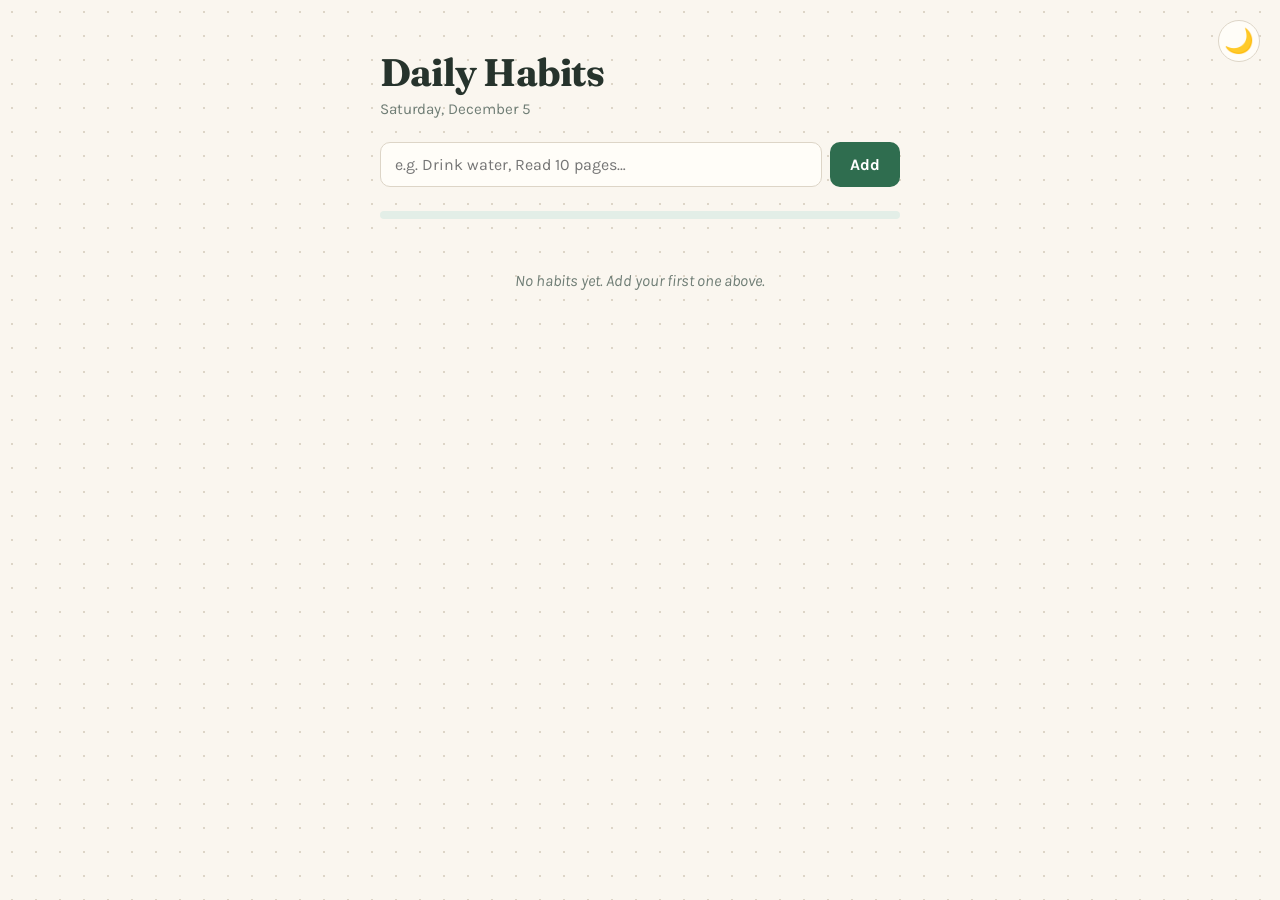
<file: Level-2-Final-Project/index.html>
<!DOCTYPE html>
<html lang="en">
<head>
  <meta charset="UTF-8" />
  <meta name="viewport" content="width=device-width, initial-scale=1.0" />
  <title>Daily Habits</title>
  <link href="https://fonts.googleapis.com/css2?family=Fraunces:opsz,wght@9..144,600;9..144,700&family=Karla:wght@400;500;700&display=swap" rel="stylesheet" />
  <link rel="stylesheet" href="styles.css" />
</head>
<body>

  <button id="theme-toggle" class="theme-toggle" aria-label="Dark Mode">🌙</button>

  <header class="app-header">
    <h1>Daily Habits</h1>
    <!-- JavaScript fills in today's date here -->
    <p id="today-date" class="today-date"></p>
    <!-- Quote API will be here -->
    <blockquote id="quote" class="quote"></blockquote>
  </header>

  <main>
    <!-- Form for adding a new habit -->
    <section class="add-habit" aria-label="Add a new habit">
      <form id="habit-form">
        <input
          type="text"
          id="habit-input"
          placeholder="e.g. Drink water, Read 10 pages…"
          autocomplete="off"
          maxlength="60"
          required
        />
        <button type="submit">Add</button>
      </form>
    </section>

    <!-- Progress summary, example: "2 of 5 done" -->
    <section class="progress" aria-label="Today's progress">
      <p id="progress-text" class="progress-text"></p>
      <div class="progress-bar">
        <div id="progress-fill" class="progress-fill"></div>
      </div>
    </section>

    <!-- Habit list: starts empty, JavaScript fills it in -->
    <section aria-label="Your habits">
      <ul id="habit-list" class="habit-list"></ul>
      <!-- Shown only when there are no habits yet -->
      <p id="empty-message" class="empty-message">
        No habits yet. Add your first one above.
      </p>
    </section>
  </main>

  <!-- Script at the bottom so the HTML above exists before it runs -->
  <script src="app.js"></script>
</body>
</html>
</file>
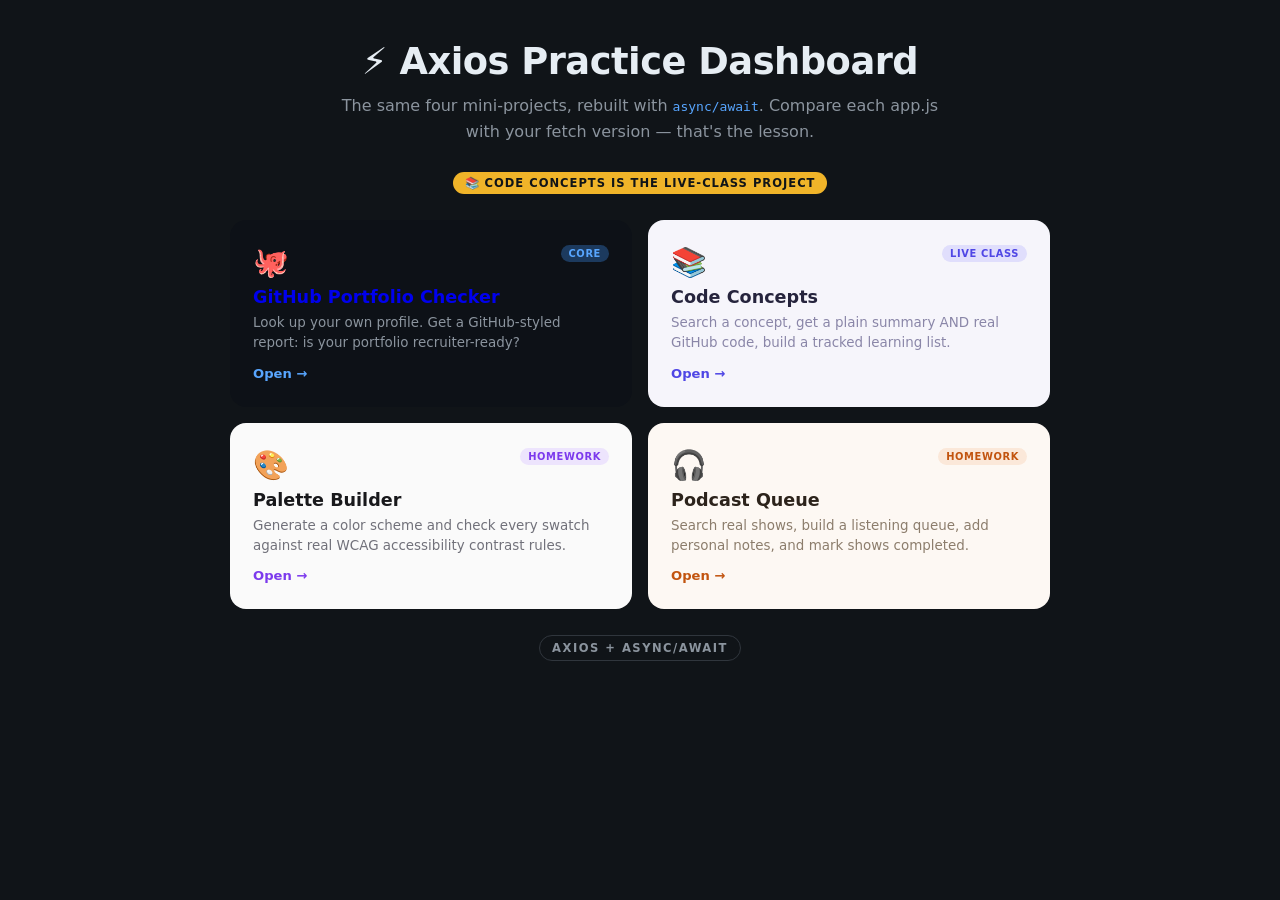
<file: JavaScript_Foundations_Mastery/15_axios-api/mentee/index.html>
<!DOCTYPE html>
<html lang="en">
<head>
  <meta charset="UTF-8" />
  <meta name="viewport" content="width=device-width, initial-scale=1.0" />
  <title>Axios — Practice Dashboard</title>
  <style>
    * { box-sizing: border-box; margin: 0; padding: 0; }
    body {
      min-height: 100vh;
      display: flex;
      flex-direction: column;
      align-items: center;
      background: #101418;
      color: #e6edf3;
      font-family: "Segoe UI", system-ui, sans-serif;
      padding: 40px 20px 32px;
    }
    h1 { font-size: clamp(1.6rem, 4vw, 2.3rem); letter-spacing: -0.5px; text-align: center; }
    .sub { color: #8b949e; margin: 10px 0 28px; text-align: center; max-width: 60ch; line-height: 1.6; }
    .sub code { color: #58a6ff; }
    .live-note {
      display: inline-block;
      font-size: 0.72rem;
      font-weight: 700;
      letter-spacing: 1px;
      text-transform: uppercase;
      color: #101418;
      background: #f0b429;
      padding: 4px 12px;
      border-radius: 999px;
      margin-bottom: 26px;
    }
    .grid {
      display: grid;
      grid-template-columns: repeat(2, minmax(0, 1fr));
      gap: 16px;
      width: 100%;
      max-width: 820px;
    }
    a.tile {
      display: block;
      text-decoration: none;
      border-radius: 16px;
      padding: 24px 22px;
      border: 1px solid transparent;
      transition: transform 0.15s ease;
      min-width: 0;
    }
    a.tile:hover { transform: translateY(-4px); }
    .tile .emoji { font-size: 1.8rem; }
    .tile h2 { font-size: 1.1rem; margin: 8px 0 6px; }
    .tile p { font-size: 0.84rem; line-height: 1.5; }
    .tile .go { display: inline-block; margin-top: 12px; font-weight: 700; font-size: 0.82rem; }
    .tile .flag {
      float: right;
      font-size: 0.62rem;
      font-weight: 800;
      letter-spacing: 0.6px;
      text-transform: uppercase;
      padding: 3px 8px;
      border-radius: 999px;
    }

    .gh { background: #0d1117; border-color: #30363d; }
    .gh p { color: #8b949e; }
    .gh .go { color: #58a6ff; }
    .gh .flag { background: #1c3a5e; color: #58a6ff; }
    .gh:hover { border-color: #58a6ff; }

    .concepts { background: #f6f5fb; color: #26243d; border-color: #e3e1f0; }
    .concepts p { color: #8a86a8; }
    .concepts .go { color: #4f46e5; }
    .concepts .flag { background: #e0defc; color: #4f46e5; }
    .concepts:hover { border-color: #4f46e5; }

    .palette { background: #fafafa; color: #18181b; border-color: #e5e5e5; }
    .palette p { color: #71717a; }
    .palette .go { color: #7c3aed; }
    .palette .flag { background: #ede4fd; color: #7c3aed; }
    .palette:hover { border-color: #7c3aed; }

    .podcasts { background: #fdf8f3; color: #2c231b; border-color: #eee0d3; }
    .podcasts p { color: #8c7d6c; }
    .podcasts .go { color: #c2540f; }
    .podcasts .flag { background: #fbe8d9; color: #c2540f; }
    .podcasts:hover { border-color: #c2540f; }

    .badge {
      margin-top: 26px;
      font-size: 0.72rem;
      font-weight: 700;
      letter-spacing: 1.5px;
      text-transform: uppercase;
      color: #8b949e;
      border: 1px solid #30363d;
      padding: 5px 12px;
      border-radius: 999px;
    }

    @media (max-width: 620px) {
      .grid { grid-template-columns: 1fr; }
    }
  </style>
</head>
<body>
  <h1>⚡ Axios Practice Dashboard</h1>
  <p class="sub">The same four mini-projects, rebuilt with <code>async/await</code>. Compare each app.js with your fetch version — that's the lesson.</p>
  <span class="live-note">📚 Code Concepts is the live-class project</span>

  <div class="grid">
    <a class="tile gh" href="github/index.html">
      <span class="flag">core</span>
      <span class="emoji">🐙</span>
      <h2>GitHub Portfolio Checker</h2>
      <p>Look up your own profile. Get a GitHub-styled report: is your portfolio recruiter-ready?</p>
      <span class="go">Open →</span>
    </a>

    <a class="tile concepts" href="concepts/index.html">
      <span class="flag">live class</span>
      <span class="emoji">📚</span>
      <h2>Code Concepts</h2>
      <p>Search a concept, get a plain summary AND real GitHub code, build a tracked learning list.</p>
      <span class="go">Open →</span>
    </a>

    <a class="tile palette" href="palette/index.html">
      <span class="flag">homework</span>
      <span class="emoji">🎨</span>
      <h2>Palette Builder</h2>
      <p>Generate a color scheme and check every swatch against real WCAG accessibility contrast rules.</p>
      <span class="go">Open →</span>
    </a>

    <a class="tile podcasts" href="podcasts/index.html">
      <span class="flag">homework</span>
      <span class="emoji">🎧</span>
      <h2>Podcast Queue</h2>
      <p>Search real shows, build a listening queue, add personal notes, and mark shows completed.</p>
      <span class="go">Open →</span>
    </a>
  </div>

  <span class="badge">axios + async/await</span>
</body>
</html>
</file>
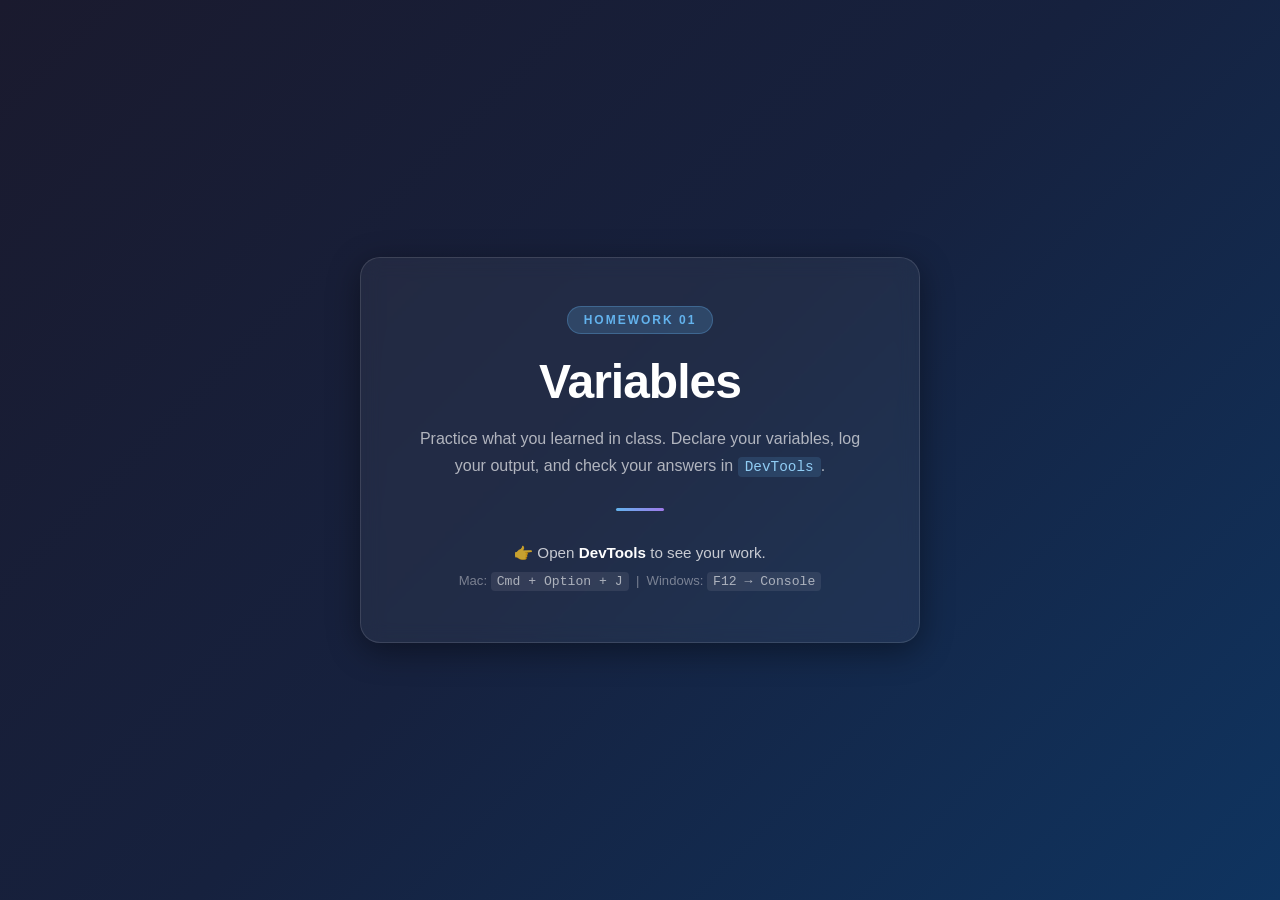
<file: JavaScript_Foundations_Mastery/01_variables/homework/mentee/index.html>
<!DOCTYPE html>
<html lang="en">
  <head>
    <meta charset="UTF-8" />
    <meta name="viewport" content="width=device-width, initial-scale=1.0" />
    <title>JS Fundamentals — Variables | Homework</title>
    <link rel="stylesheet" href="style.css" />
  </head>
  <body>

    <div class="card">
      <span class="badge">Homework 01</span>
      <h1>Variables</h1>
      <p class="subtitle">
        Practice what you learned in class. Declare your variables,
        log your output, and check your answers in <code>DevTools</code>.
      </p>
      <div class="divider"></div>
      <p class="instruction">
        👉 Open <strong>DevTools</strong> to see your work.
        <br />
        <span class="shortcut">Mac: <code>Cmd + Option + J</code> &nbsp;|&nbsp; Windows: <code>F12 → Console</code></span>
      </p>
    </div>

    <script src="app.js"></script>

  </body>
</html>
</file>
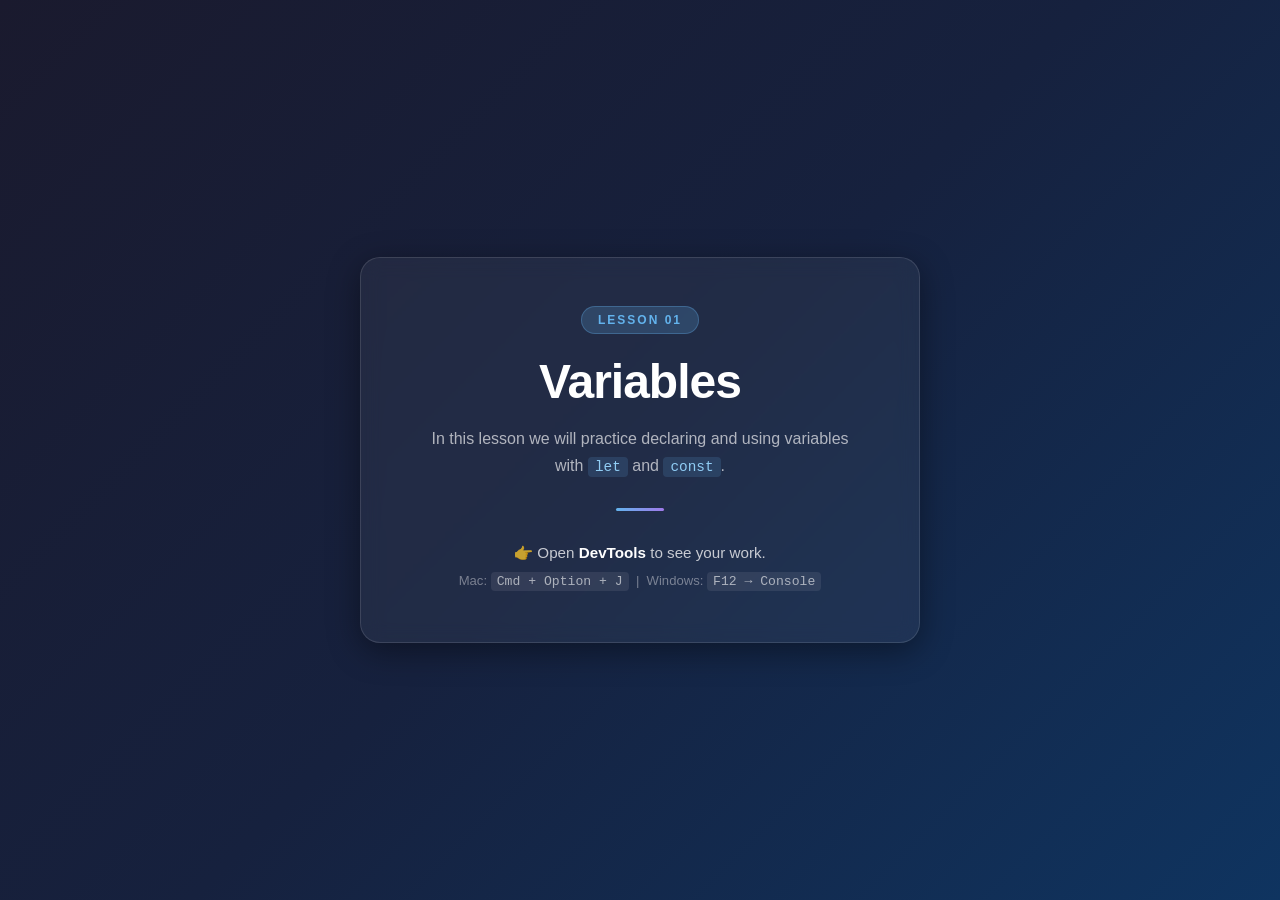
<file: JavaScript_Foundations_Mastery/01_variables/live-class/mentee/index.html>
<!doctype html>
<html lang="en">
  <head>
    <meta charset="UTF-8" />
    <meta name="viewport" content="width=device-width, initial-scale=1.0" />
    <title>JS Fundamentals — Variables</title>
    <link rel="stylesheet" href="style.css" />
  </head>
  <body>
    <div class="card">
      <span class="badge">Lesson 01</span>
      <h1>Variables</h1>
      <p class="subtitle">
        In this lesson we will practice declaring and using variables with
        <code>let</code> and <code>const</code>.
      </p>
      <div class="divider"></div>
      <p class="instruction">
        👉 Open <strong>DevTools</strong> to see your work.
        <br />
        <span class="shortcut"
          >Mac: <code>Cmd + Option + J</code> &nbsp;|&nbsp; Windows:
          <code>F12 → Console</code></span
        >
      </p>
    </div>

    <script src="debug.js"></script>
  </body>
</html>
</file>
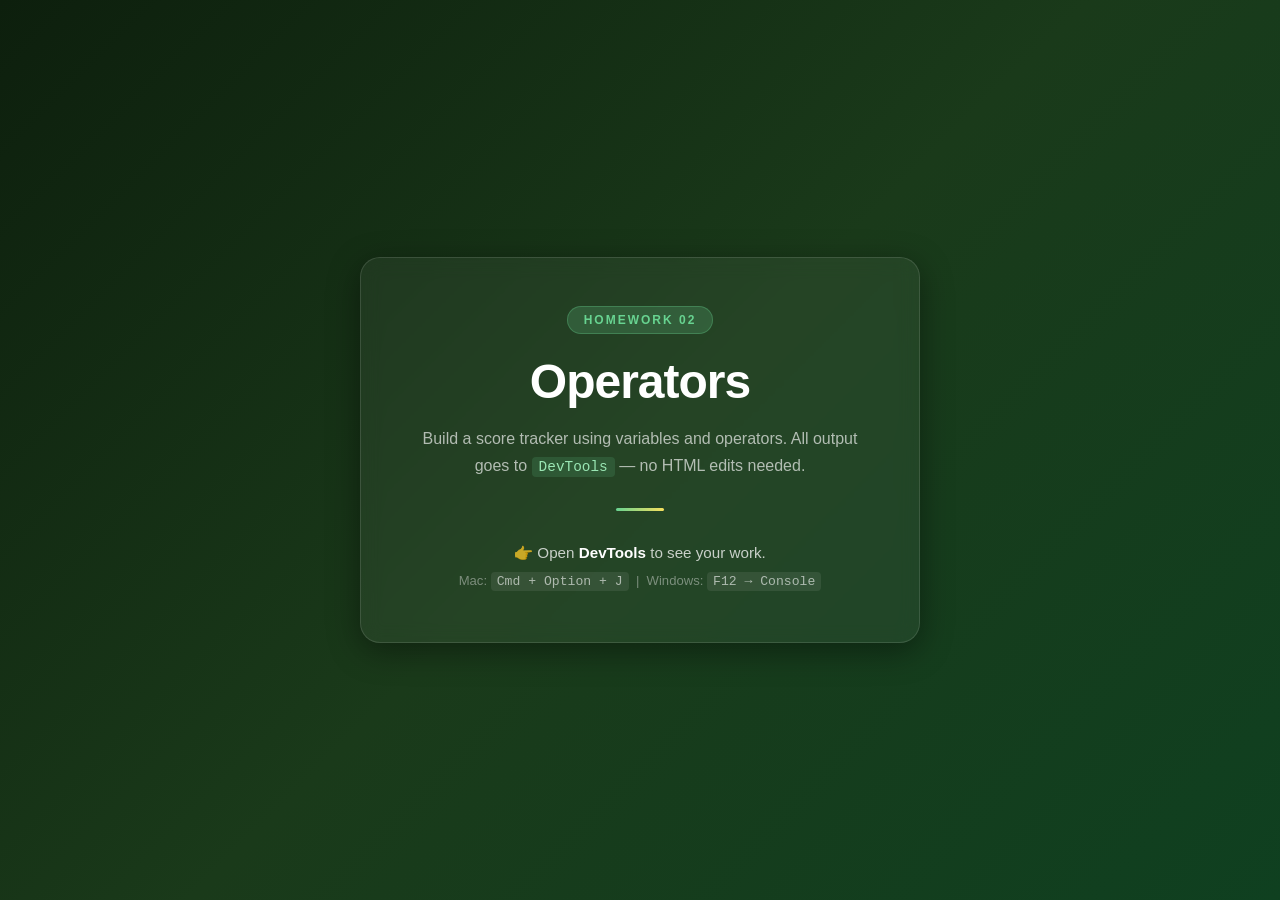
<file: JavaScript_Foundations_Mastery/02_operators/homework/mentee/index.html>
<!DOCTYPE html>
<html lang="en">
  <head>
    <meta charset="UTF-8" />
    <meta name="viewport" content="width=device-width, initial-scale=1.0" />
    <title>JS Fundamentals — Operators | Homework</title>
    <link rel="stylesheet" href="style.css" />
  </head>
  <body>

    <div class="card">
      <span class="badge">Homework 02</span>
      <h1>Operators</h1>
      <p class="subtitle">
        Build a score tracker using variables and operators.
        All output goes to <code>DevTools</code> — no HTML edits needed.
      </p>
      <div class="divider"></div>
      <p class="instruction">
        👉 Open <strong>DevTools</strong> to see your work.
        <br />
        <span class="shortcut">Mac: <code>Cmd + Option + J</code> &nbsp;|&nbsp; Windows: <code>F12 → Console</code></span>
      </p>
    </div>

    <script src="debug.js"></script>

  </body>
</html>
</file>
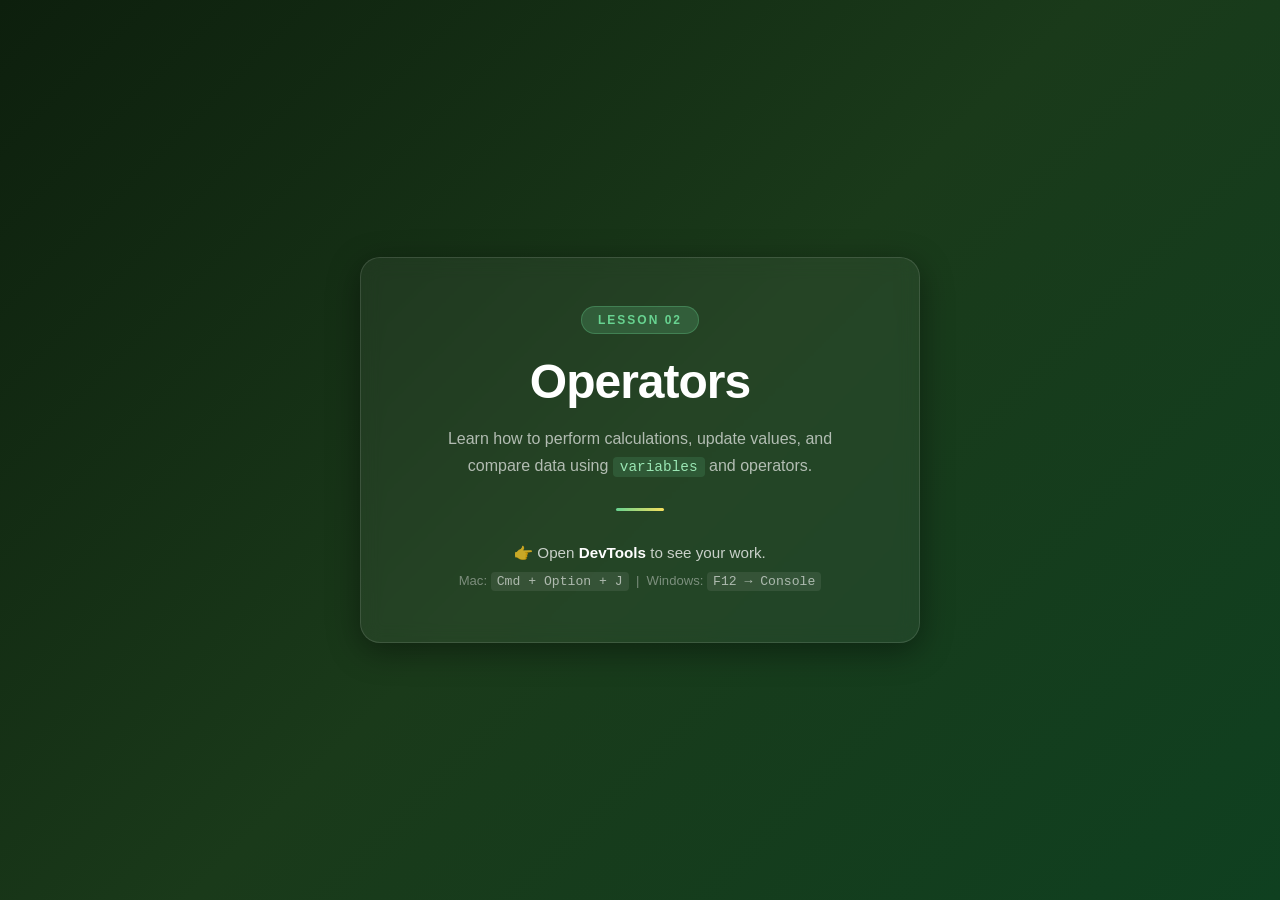
<file: JavaScript_Foundations_Mastery/02_operators/live-class/mentee/index.html>
<!doctype html>
<html lang="en">
  <head>
    <meta charset="UTF-8" />
    <meta name="viewport" content="width=device-width, initial-scale=1.0" />
    <title>JS Fundamentals — Operators</title>
    <link rel="stylesheet" href="style.css" />
  </head>
  <body>
    <div class="card">
      <span class="badge">Lesson 02</span>
      <h1>Operators</h1>
      <p class="subtitle">
        Learn how to perform calculations, update values, and compare data using
        <code>variables</code> and operators.
      </p>
      <div class="divider"></div>
      <p class="instruction">
        👉 Open <strong>DevTools</strong> to see your work.
        <br />
        <span class="shortcut"
          >Mac: <code>Cmd + Option + J</code> &nbsp;|&nbsp; Windows:
          <code>F12 → Console</code></span
        >
      </p>
    </div>

    <script src="debug.js"></script>
  </body>
</html>
</file>
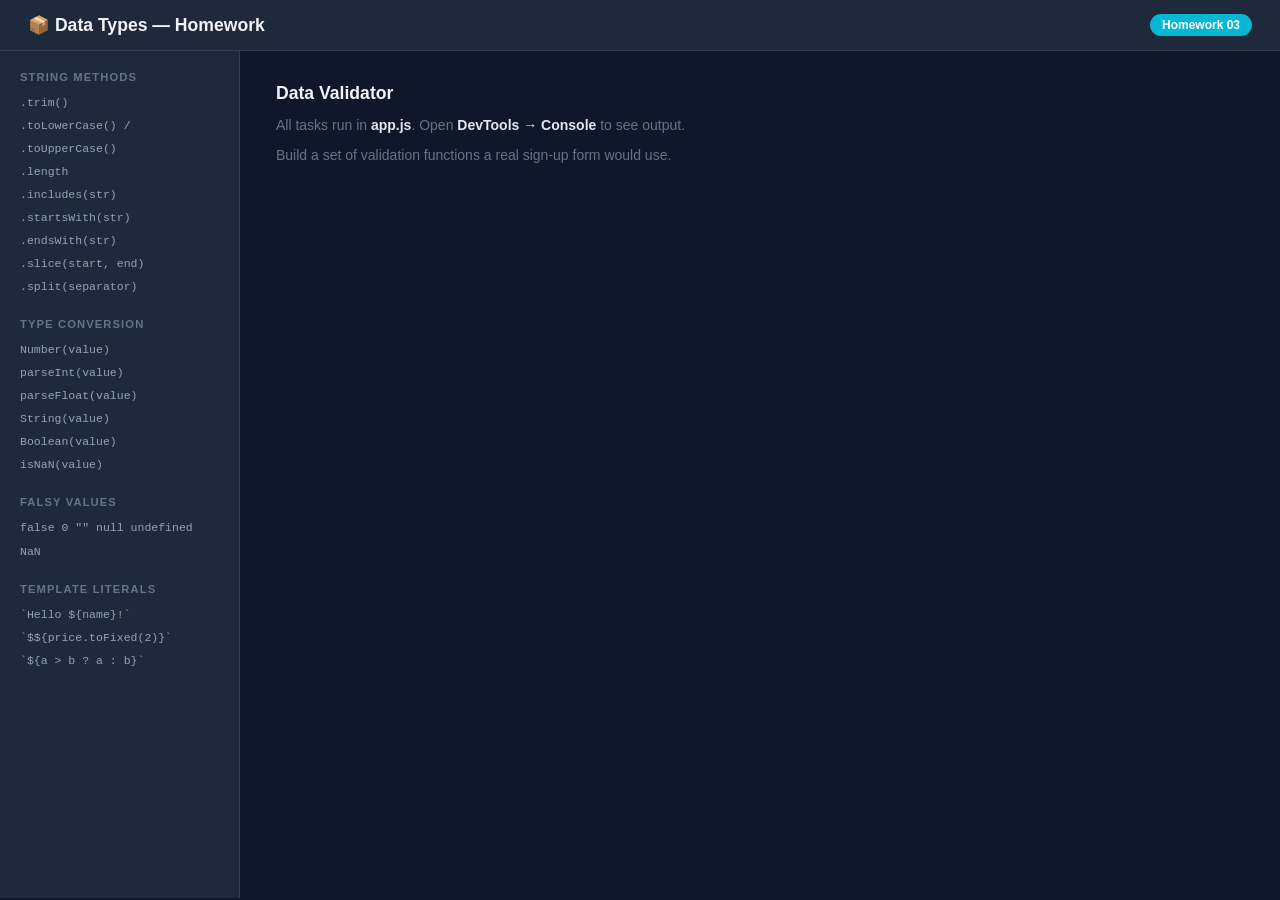
<file: JavaScript_Foundations_Mastery/03_data-types/homework/mentee/index.html>
<!DOCTYPE html>
<html lang="en">
  <head>
    <meta charset="UTF-8" />
    <meta name="viewport" content="width=device-width, initial-scale=1.0" />
    <title>Data Types — Homework</title>
    <link rel="stylesheet" href="style.css" />
  </head>

  <body>
    <header class="site-header">
      <h1>📦 Data Types — Homework</h1>
      <span class="lesson-badge">Homework 03</span>
    </header>

    <div class="hw-layout">
      <aside class="ref-panel">
        <div class="ref-section">
          <h2>String Methods</h2>
          <code>.trim()</code>
          <code>.toLowerCase() / .toUpperCase()</code>
          <code>.length</code>
          <code>.includes(str)</code>
          <code>.startsWith(str)</code>
          <code>.endsWith(str)</code>
          <code>.slice(start, end)</code>
          <code>.split(separator)</code>
        </div>
        <div class="ref-section">
          <h2>Type Conversion</h2>
          <code>Number(value)</code>
          <code>parseInt(value)</code>
          <code>parseFloat(value)</code>
          <code>String(value)</code>
          <code>Boolean(value)</code>
          <code>isNaN(value)</code>
        </div>
        <div class="ref-section">
          <h2>Falsy Values</h2>
          <code>false  0  ""  null  undefined  NaN</code>
        </div>
        <div class="ref-section">
          <h2>Template Literals</h2>
          <code>`Hello ${name}!`</code>
          <code>`$${price.toFixed(2)}`</code>
          <code>`${a > b ? a : b}`</code>
        </div>
      </aside>

      <main class="hw-main">
        <h2>Data Validator</h2>
        <p>All tasks run in <strong>app.js</strong>.
           Open <strong>DevTools → Console</strong> to see output.</p>
        <p>Build a set of validation functions a real sign-up form would use.</p>
      </main>
    </div>

    <script src="debug.js"></script>
  </body>
</html>
</file>
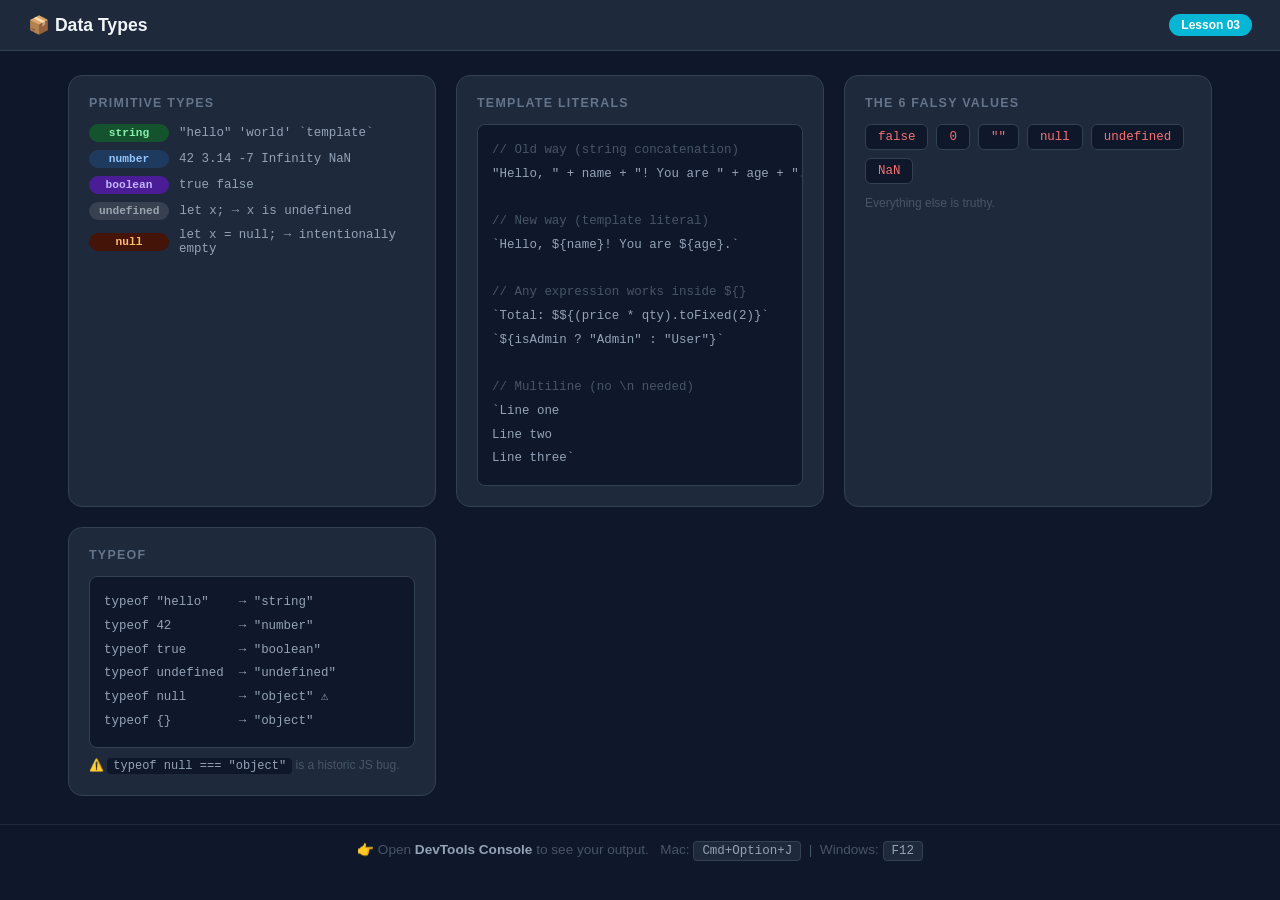
<file: JavaScript_Foundations_Mastery/03_data-types/live-class/mentee/index.html>
<!doctype html>
<html lang="en">
  <head>
    <meta charset="UTF-8" />
    <meta name="viewport" content="width=device-width, initial-scale=1.0" />
    <title>Data Types — Live Class</title>
    <link rel="stylesheet" href="style.css" />
  </head>

  <!--
  ============================================================
  📦  DATA TYPES — USER PROFILE FORMATTER
  ============================================================
  This lesson is console-based.
  Open DevTools (F12 → Console) to see all your output.

  The page is a visual reference while you work in app.js.
  ============================================================
  -->

  <body>
    <header class="site-header">
      <h1>📦 Data Types</h1>
      <span class="lesson-badge">Lesson 03</span>
    </header>

    <div class="ref-layout">
      <!-- Types reference -->
      <div class="ref-card">
        <h2>Primitive Types</h2>
        <div class="type-list">
          <div class="type-row">
            <span class="type-badge string">string</span>
            <code>"hello" 'world' `template`</code>
          </div>
          <div class="type-row">
            <span class="type-badge number">number</span>
            <code>42 3.14 -7 Infinity NaN</code>
          </div>
          <div class="type-row">
            <span class="type-badge boolean">boolean</span>
            <code>true false</code>
          </div>
          <div class="type-row">
            <span class="type-badge undefined">undefined</span>
            <code>let x; → x is undefined</code>
          </div>
          <div class="type-row">
            <span class="type-badge null">null</span>
            <code>let x = null; → intentionally empty</code>
          </div>
        </div>
      </div>

      <!-- Template literals reference -->
      <div class="ref-card">
        <h2>Template Literals</h2>
        <div class="code-block">
          <pre><code><span class="c">// Old way (string concatenation)</span>
"Hello, " + name + "! You are " + age + "."

<span class="c">// New way (template literal)</span>
`Hello, ${name}! You are ${age}.`

<span class="c">// Any expression works inside ${}</span>
`Total: $${(price * qty).toFixed(2)}`
`${isAdmin ? "Admin" : "User"}`

<span class="c">// Multiline (no \n needed)</span>
`Line one
Line two
Line three`</code></pre>
        </div>
      </div>

      <!-- Falsy values reference -->
      <div class="ref-card">
        <h2>The 6 Falsy Values</h2>
        <div class="falsy-grid">
          <code>false</code>
          <code>0</code>
          <code>""</code>
          <code>null</code>
          <code>undefined</code>
          <code>NaN</code>
        </div>
        <p class="ref-note">Everything else is truthy.</p>
      </div>

      <!-- typeof reference -->
      <div class="ref-card">
        <h2>typeof</h2>
        <div class="code-block">
          <pre><code>typeof "hello"    → "string"
typeof 42         → "number"
typeof true       → "boolean"
typeof undefined  → "undefined"
typeof null       → "object" ⚠️
typeof {}         → "object"</code></pre>
        </div>
        <p class="ref-note">
          ⚠️ <code>typeof null === "object"</code> is a historic JS bug.
        </p>
      </div>
    </div>

    <div class="console-reminder">
      👉 Open <strong>DevTools Console</strong> to see your output.
      &nbsp;&nbsp;Mac: <code>Cmd+Option+J</code> &nbsp;|&nbsp; Windows:
      <code>F12</code>
    </div>

    <script src="debug.js"></script>
  </body>
</html>
</file>
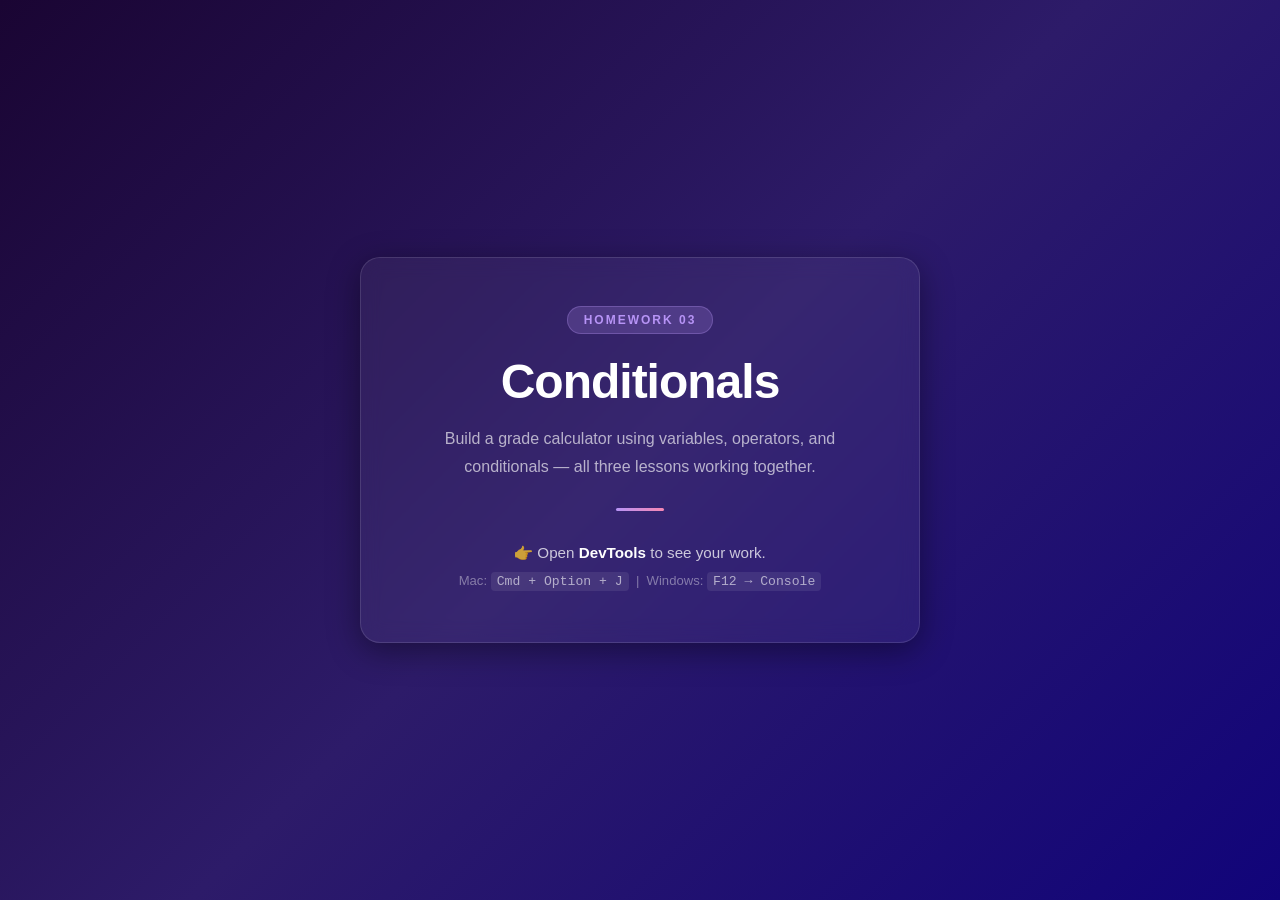
<file: JavaScript_Foundations_Mastery/04_conditionals/homework/mentee/index.html>
<!DOCTYPE html>
<html lang="en">
  <head>
    <meta charset="UTF-8" />
    <meta name="viewport" content="width=device-width, initial-scale=1.0" />
    <title>JS Fundamentals — Conditionals | Homework</title>
    <link rel="stylesheet" href="style.css" />
  </head>
  <body>

    <div class="card">
      <span class="badge">Homework 03</span>
      <h1>Conditionals</h1>
      <p class="subtitle">
        Build a grade calculator using variables, operators,
        and conditionals — all three lessons working together.
      </p>
      <div class="divider"></div>
      <p class="instruction">
        👉 Open <strong>DevTools</strong> to see your work.
        <br />
        <span class="shortcut">Mac: <code>Cmd + Option + J</code> &nbsp;|&nbsp; Windows: <code>F12 → Console</code></span>
      </p>
    </div>

    <script src="debug.js"></script>

  </body>
</html>
</file>
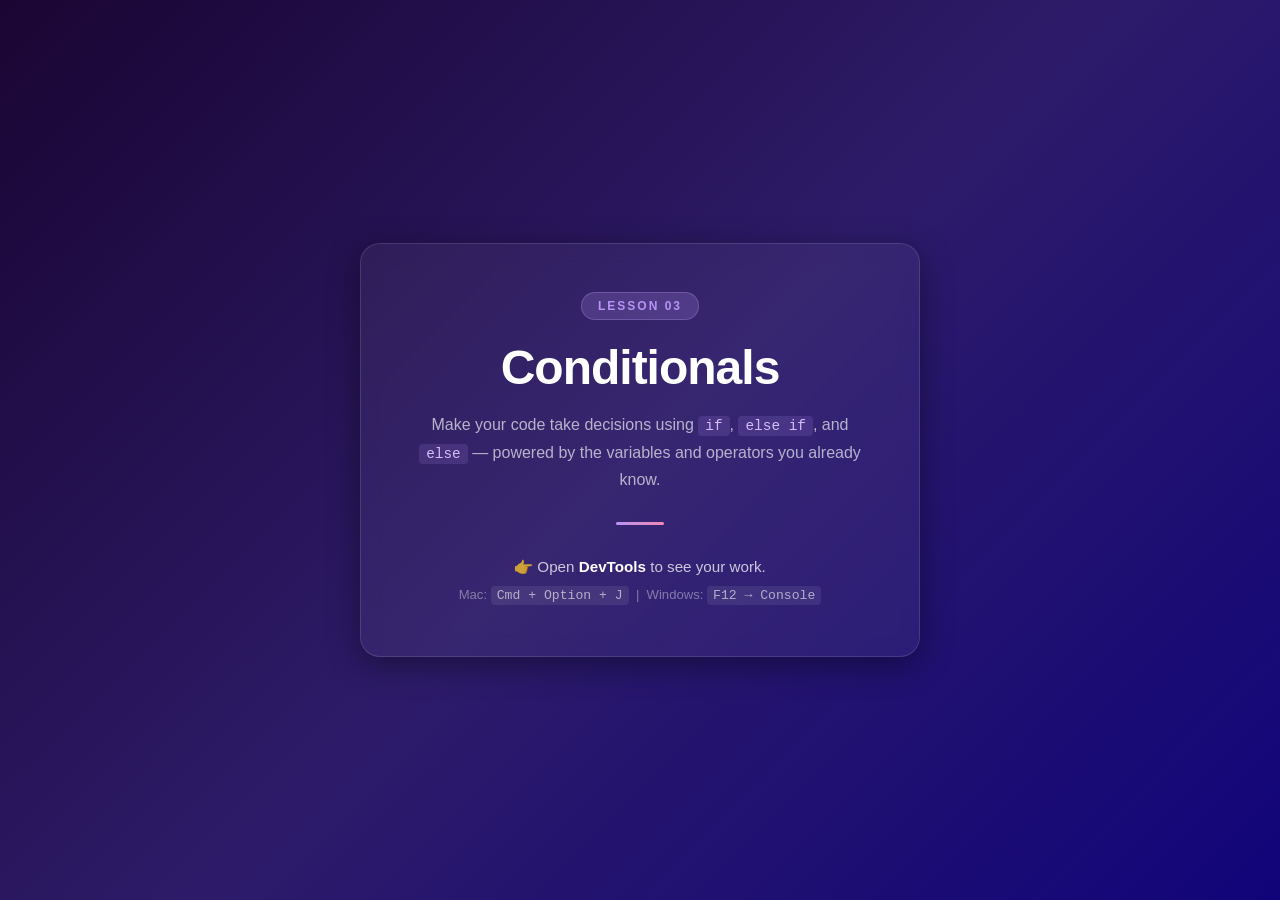
<file: JavaScript_Foundations_Mastery/04_conditionals/live-class/mentee/index.html>
<!DOCTYPE html>
<html lang="en">
  <head>
    <meta charset="UTF-8" />
    <meta name="viewport" content="width=device-width, initial-scale=1.0" />
    <title>JS Fundamentals — Conditionals</title>
    <link rel="stylesheet" href="style.css" />
  </head>
  <body>

    <div class="card">
      <span class="badge">Lesson 03</span>
      <h1>Conditionals</h1>
      <p class="subtitle">
        Make your code take decisions using <code>if</code>, <code>else if</code>,
        and <code>else</code> — powered by the variables and operators you already know.
      </p>
      <div class="divider"></div>
      <p class="instruction">
        👉 Open <strong>DevTools</strong> to see your work.
        <br />
        <span class="shortcut">Mac: <code>Cmd + Option + J</code> &nbsp;|&nbsp; Windows: <code>F12 → Console</code></span>
      </p>
    </div>

    <script src="app.js"></script>

  </body>
</html>
</file>
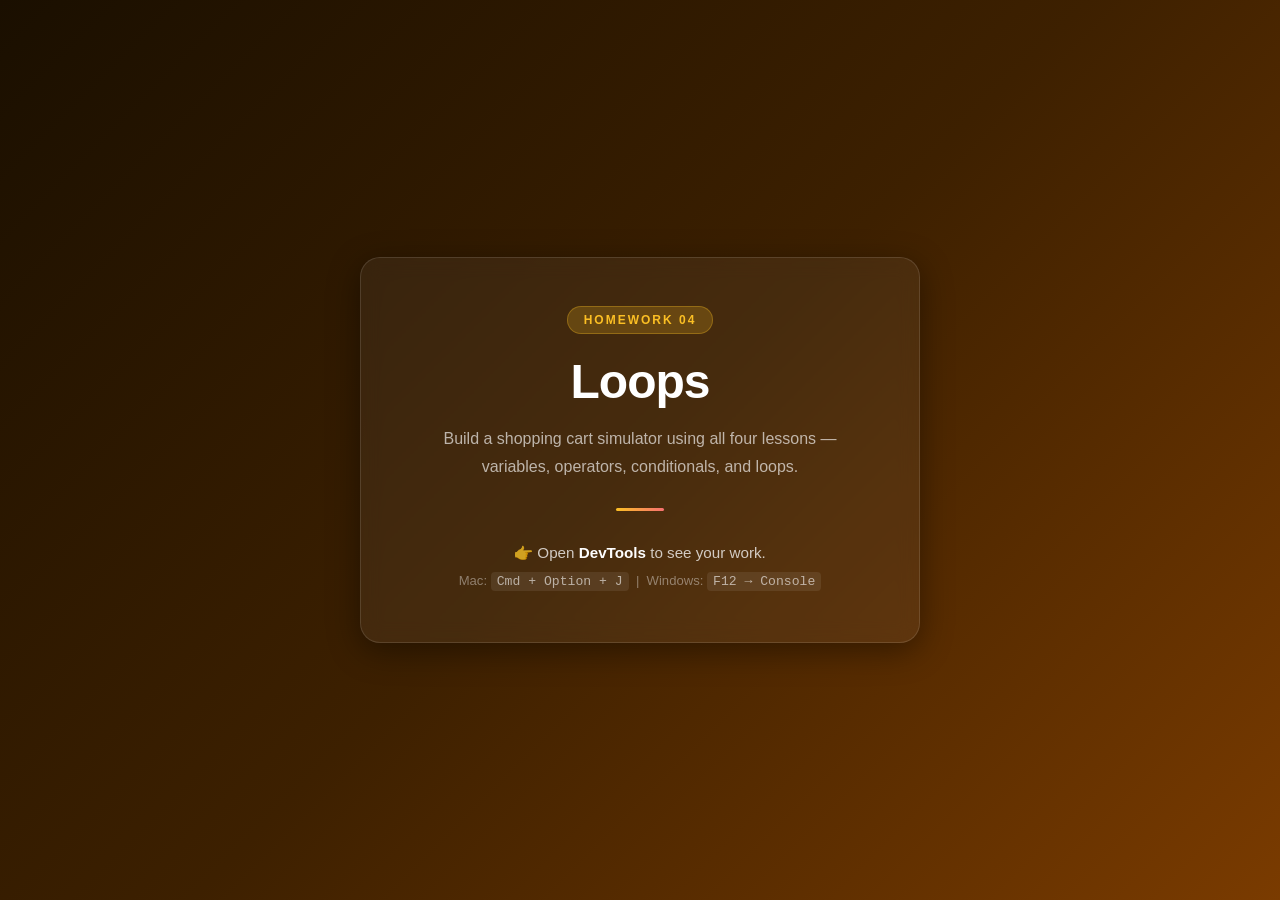
<file: JavaScript_Foundations_Mastery/05_loops/homework/mentee/index.html>
<!DOCTYPE html>
<html lang="en">
  <head>
    <meta charset="UTF-8" />
    <meta name="viewport" content="width=device-width, initial-scale=1.0" />
    <title>JS Fundamentals — Loops | Homework</title>
    <link rel="stylesheet" href="style.css" />
  </head>
  <body>

    <div class="card">
      <span class="badge">Homework 04</span>
      <h1>Loops</h1>
      <p class="subtitle">
        Build a shopping cart simulator using all four lessons —
        variables, operators, conditionals, and loops.
      </p>
      <div class="divider"></div>
      <p class="instruction">
        👉 Open <strong>DevTools</strong> to see your work.
        <br />
        <span class="shortcut">Mac: <code>Cmd + Option + J</code> &nbsp;|&nbsp; Windows: <code>F12 → Console</code></span>
      </p>
    </div>

    <script src="debug.js"></script>

  </body>
</html>
</file>
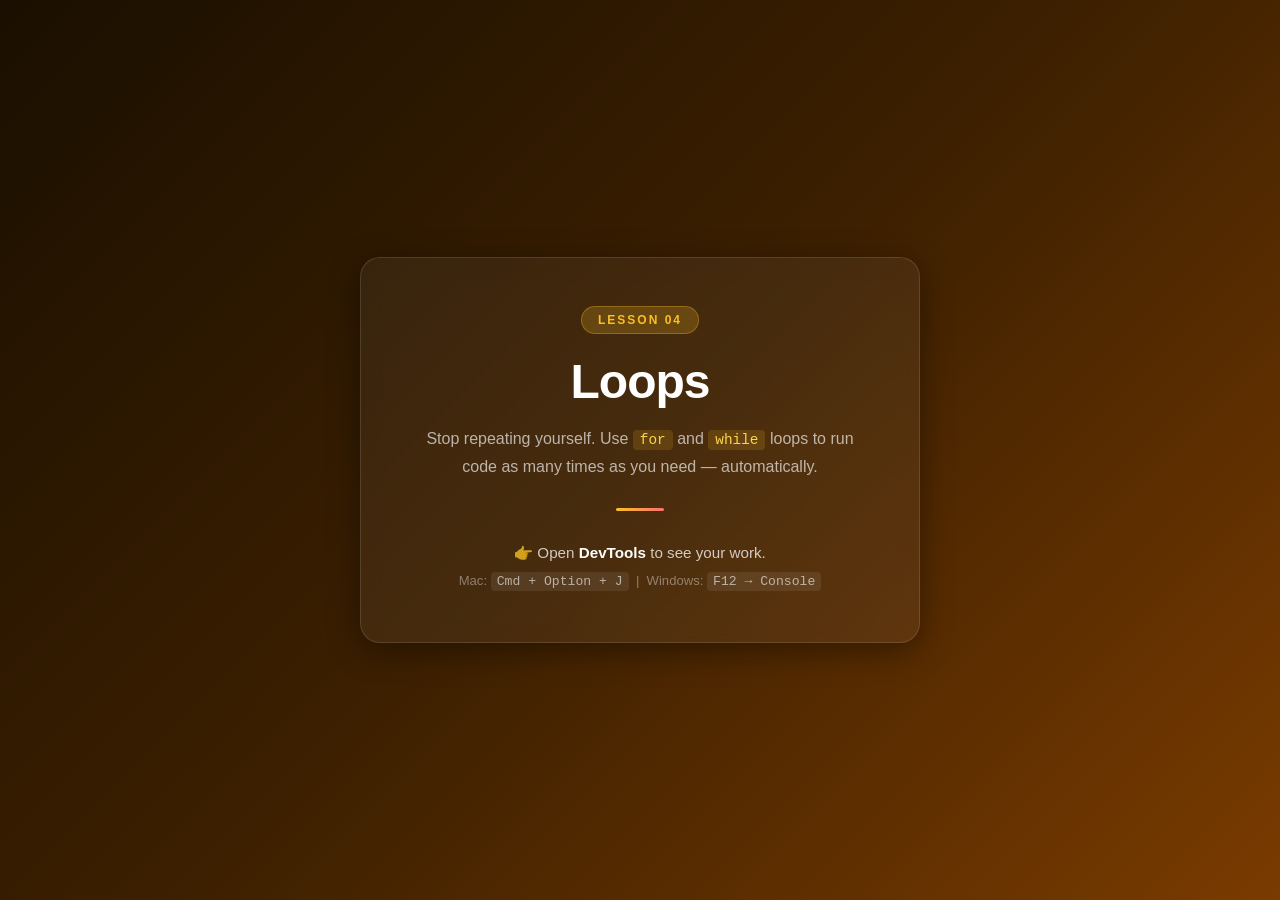
<file: JavaScript_Foundations_Mastery/05_loops/live-class/mentee/index.html>
<!DOCTYPE html>
<html lang="en">
  <head>
    <meta charset="UTF-8" />
    <meta name="viewport" content="width=device-width, initial-scale=1.0" />
    <title>JS Fundamentals — Loops</title>
    <link rel="stylesheet" href="style.css" />
  </head>
  <body>

    <div class="card">
      <span class="badge">Lesson 04</span>
      <h1>Loops</h1>
      <p class="subtitle">
        Stop repeating yourself. Use <code>for</code> and <code>while</code>
        loops to run code as many times as you need — automatically.
      </p>
      <div class="divider"></div>
      <p class="instruction">
        👉 Open <strong>DevTools</strong> to see your work.
        <br />
        <span class="shortcut">Mac: <code>Cmd + Option + J</code> &nbsp;|&nbsp; Windows: <code>F12 → Console</code></span>
      </p>
    </div>

    <script src="app.js"></script>

  </body>
</html>
</file>
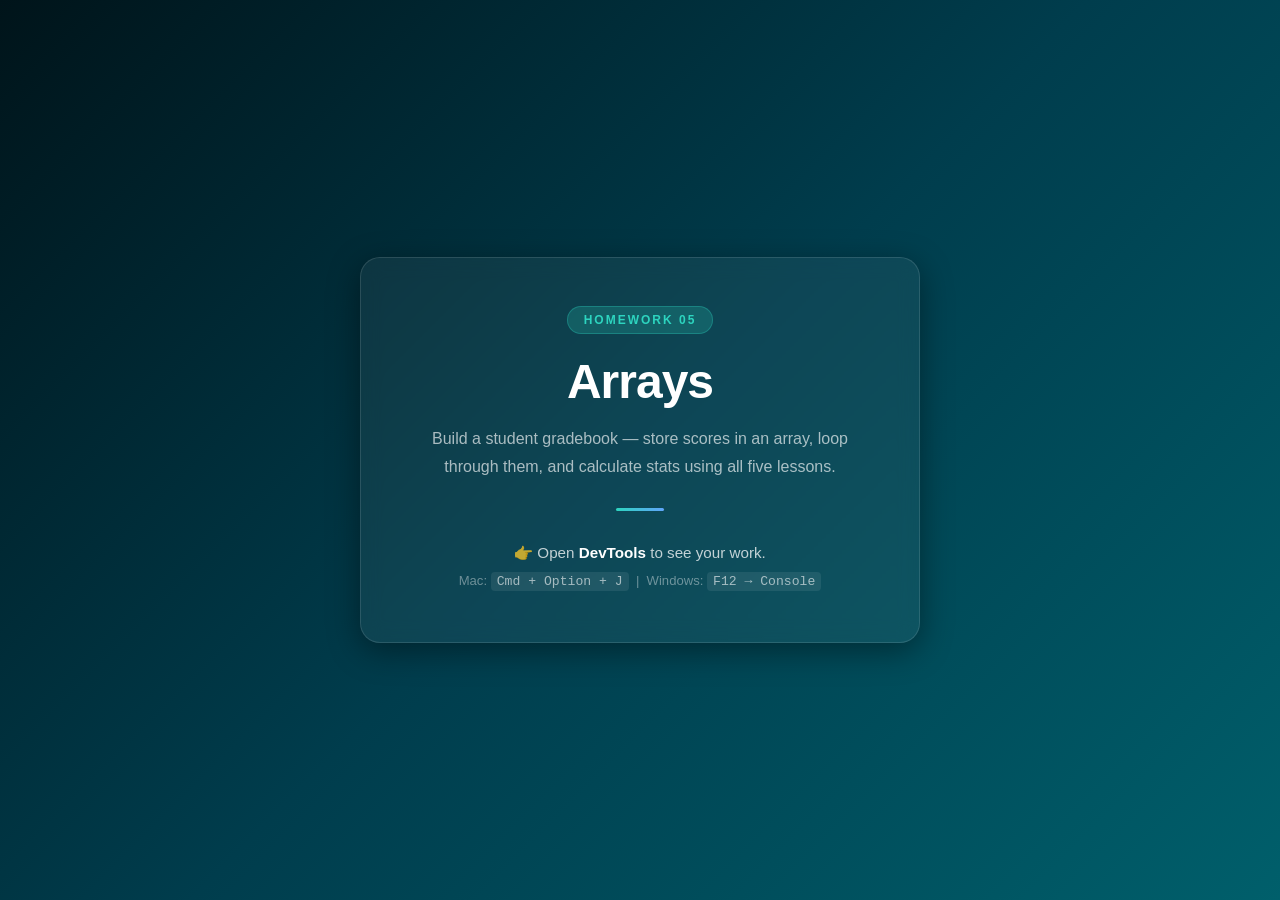
<file: JavaScript_Foundations_Mastery/06_arrays/homework/mentee/index.html>
<!DOCTYPE html>
<html lang="en">
  <head>
    <meta charset="UTF-8" />
    <meta name="viewport" content="width=device-width, initial-scale=1.0" />
    <title>JS Fundamentals — Arrays | Homework</title>
    <link rel="stylesheet" href="style.css" />
  </head>
  <body>

    <div class="card">
      <span class="badge">Homework 05</span>
      <h1>Arrays</h1>
      <p class="subtitle">
        Build a student gradebook — store scores in an array,
        loop through them, and calculate stats using all five lessons.
      </p>
      <div class="divider"></div>
      <p class="instruction">
        👉 Open <strong>DevTools</strong> to see your work.
        <br />
        <span class="shortcut">Mac: <code>Cmd + Option + J</code> &nbsp;|&nbsp; Windows: <code>F12 → Console</code></span>
      </p>
    </div>

    <script src="debug.js"></script>

  </body>
</html>
</file>
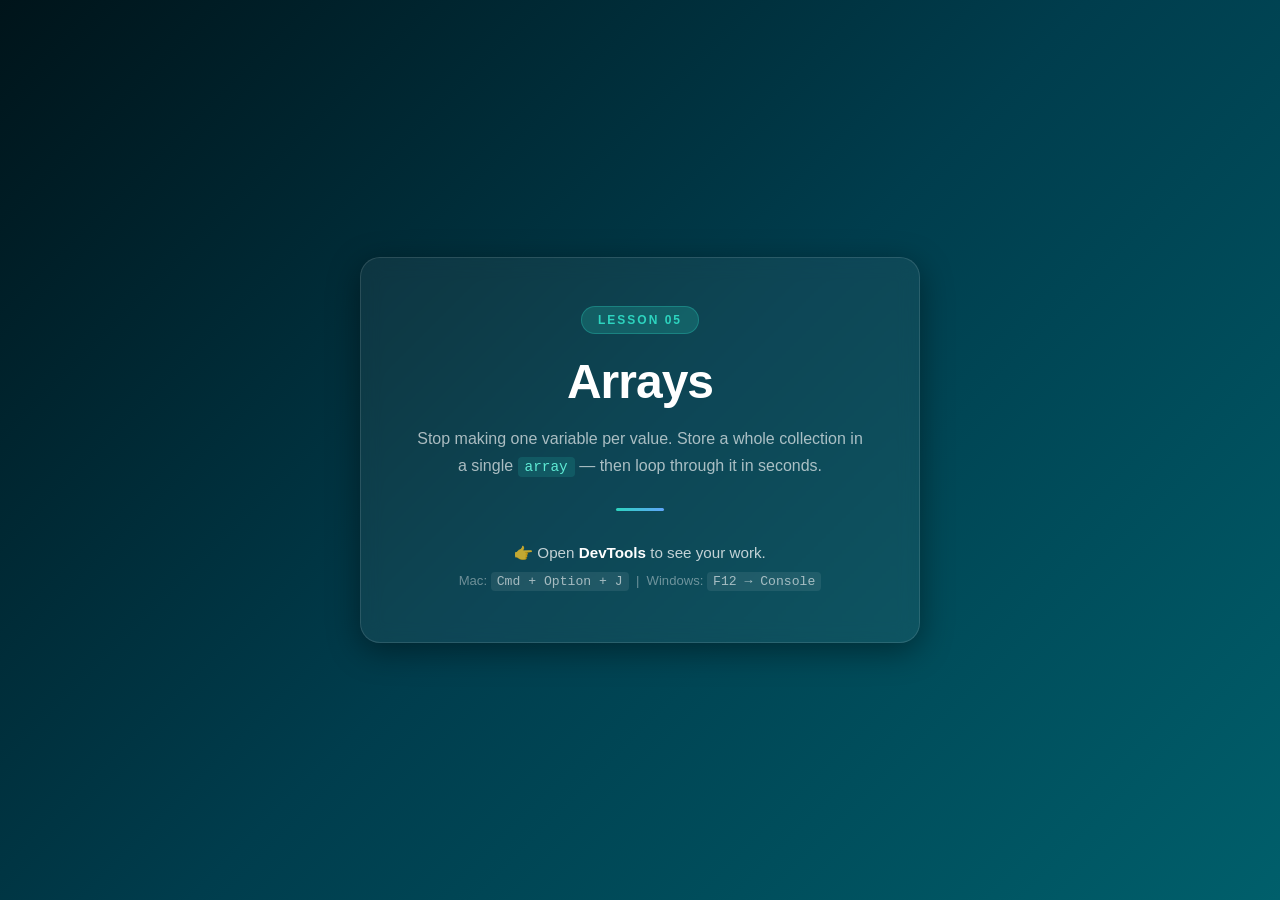
<file: JavaScript_Foundations_Mastery/06_arrays/live-class/mentee/index.html>
<!doctype html>
<html lang="en">
  <head>
    <meta charset="UTF-8" />
    <meta name="viewport" content="width=device-width, initial-scale=1.0" />
    <title>JS Fundamentals — Arrays</title>
    <link rel="stylesheet" href="style.css" />
  </head>
  <body>
    <div class="card">
      <span class="badge">Lesson 05</span>
      <h1>Arrays</h1>
      <p class="subtitle">
        Stop making one variable per value. Store a whole collection in a single
        <code>array</code> — then loop through it in seconds.
      </p>
      <div class="divider"></div>
      <p class="instruction">
        👉 Open <strong>DevTools</strong> to see your work.
        <br />
        <span class="shortcut"
          >Mac: <code>Cmd + Option + J</code> &nbsp;|&nbsp; Windows:
          <code>F12 → Console</code></span
        >
      </p>
    </div>

    <script src="debug.js"></script>
  </body>
</html>
</file>
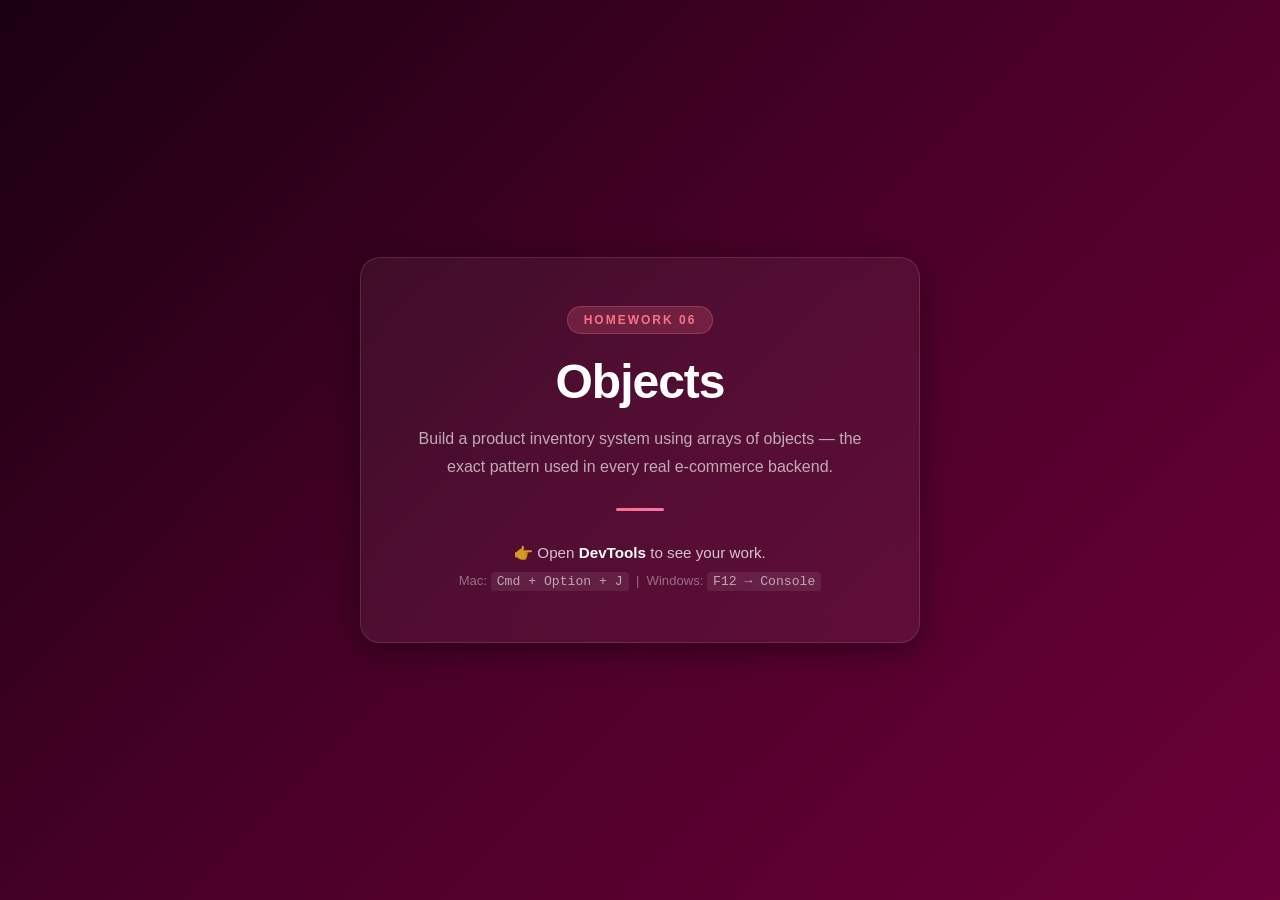
<file: JavaScript_Foundations_Mastery/07_objects/homework/mentee/index.html>
<!DOCTYPE html>
<html lang="en">
  <head>
    <meta charset="UTF-8" />
    <meta name="viewport" content="width=device-width, initial-scale=1.0" />
    <title>JS Fundamentals — Objects | Homework</title>
    <link rel="stylesheet" href="style.css" />
  </head>
  <body>

    <div class="card">
      <span class="badge">Homework 06</span>
      <h1>Objects</h1>
      <p class="subtitle">
        Build a product inventory system using arrays of objects —
        the exact pattern used in every real e-commerce backend.
      </p>
      <div class="divider"></div>
      <p class="instruction">
        👉 Open <strong>DevTools</strong> to see your work.
        <br />
        <span class="shortcut">Mac: <code>Cmd + Option + J</code> &nbsp;|&nbsp; Windows: <code>F12 → Console</code></span>
      </p>
    </div>

    <script src="app.js"></script>

  </body>
</html>
</file>
<file: Level-2-Final-Project/styles.css>
/* ============================================
   Daily Habits — styles.css
   Warm, paper-like theme with an ink-green accent
   ============================================ */

/* CSS variables: define colors once, reuse everywhere */
:root {
  --paper: #faf6ef;        /* page background */
  --ink: #26332c;          /* main text color */
  --ink-soft: #6f7d75;     /* secondary text */
  --accent: #2f6d4f;       /* green accent */
  --accent-soft: #e3eee7;  /* pale green for fills */
  --line: #ddd5c7;         /* borders */
  --card: #fffdf8;         /* habit row background */
  --content-width: 560px;  /* shared width for header + main */
}

/* Dark mode - activated when <body> has data-theme = "dark" */
body[data-theme="dark"] {
  --paper: #1b1f1c;
  --ink: #eae6dc;
  --ink-soft: #9aa39c;
  --accent: #5fb98a;
  --accent-soft: #24352c;
  --line: #3a423c;
  --card: #242822;
}

/* Smooth color transition when switching themes */
body,
.habit-row,
#habit-input,
#habit-form button {
  transition: background-color 0.25s ease, color 0.25s ease, border-color 0.25s ease;
}

/* Reset: remove browser default spacing */
* {
  margin: 0;
  padding: 0;
  box-sizing: border-box;
}

body {
  font-family: "Karla", sans-serif;
  background: var(--paper);
  color: var(--ink);
  min-height: 100vh;
  /* subtle dotted texture so the background isn't flat */
  background-image: radial-gradient(var(--line) 1px, transparent 1px);
  background-size: 24px 24px;
}

.quote {
  font-family: cursive;
  color: #3c5547;
}

.theme-toggle {
    position: fixed;
    top: 20px;
    right: 20px;
    width: 42px;
    height: 42px;
    border-radius: 50%;
    border: 1.5px solid var(--line);
    background: var(--card);
    font-size: 1.5rem;
    line-height: 1;
    cursor: pointer;
    display: flex;
    align-items: center;;
    justify-content: center;
    z-index: 10;                        /* stays above other content */
}

.theme-toggle:hover {
    border-color: var(--accent);
}

/* --------- Header --------- */
.app-header {
  max-width: var(--content-width);
  margin: 0 auto;
  padding: 48px 20px 8px;
}

h1 {
  font-family: "Fraunces", serif;
  font-size: 2.4rem;
  letter-spacing: -0.02em;
}

.today-date {
  color: var(--ink-soft);
  margin-top: 4px;
  font-size: 0.95rem;
}

/* --------- Layout --------- */
main {
  max-width: var(--content-width);
  margin: 0 auto;
  padding: 16px 20px 64px;
}

/* --------- Add-habit form --------- */
#habit-form {
  display: flex;
  gap: 8px;
  margin-bottom: 24px;
}

#habit-input {
  flex: 1;                 /* input stretches, button stays small */
  font: inherit;
  padding: 12px 14px;
  border: 1.5px solid var(--line);
  border-radius: 10px;
  background: var(--card);
  color: var(--ink);
}

#habit-input:focus {
  outline: 2px solid var(--accent);
  border-color: transparent;
}

#habit-form button {
  font: inherit;
  font-weight: 700;
  padding: 12px 20px;
  border: none;
  border-radius: 10px;
  background: var(--accent);
  color: #fff;
  cursor: pointer;
}

#habit-form button:hover {
  background: #275c42;
}

/* --------- Progress --------- */
.progress {
  margin-bottom: 20px;
}

.progress-text {
  font-size: 0.9rem;
  color: var(--ink-soft);
  margin-bottom: 6px;
}

.progress-bar {
  height: 8px;
  border-radius: 999px;
  background: var(--accent-soft);
  overflow: hidden;        /* keeps the fill's corners rounded */
}

.progress-fill {
  height: 100%;
  width: 0%;               /* JavaScript updates this */
  background: var(--accent);
  border-radius: 999px;
  transition: width 0.35s ease;
}

/* --------- Habit list --------- */
.habit-list {
  list-style: none;        /* remove bullet points */
  display: flex;
  flex-direction: column;
  gap: 10px;
}

.habit-row {
  display: flex;
  align-items: center;
  gap: 12px;
  background: var(--card);
  border: 1.5px solid var(--line);
  border-radius: 12px;
  padding: 14px 16px;
}

/* Bigger, accent-colored checkbox */
.habit-row input[type="checkbox"] {
  width: 22px;
  height: 22px;
  accent-color: var(--accent);
  cursor: pointer;
  flex-shrink: 0;
}

.habit-name {
  flex: 1;                 /* name takes the leftover space */
  font-size: 1.05rem;
  font-weight: 500;
  word-break: break-word;
}

/* When a habit is done, cross it out and fade it */
.habit-row.done {
  background: var(--accent-soft);
  border-color: transparent;
}

.habit-row.done .habit-name {
  text-decoration: line-through;
  color: var(--ink-soft);
}

.delete-btn {
  font: inherit;
  font-size: 1.1rem;
  border: none;
  background: none;
  color: var(--ink-soft);
  cursor: pointer;
  padding: 4px 8px;
  border-radius: 6px;
}

.delete-btn:hover {
  color: #a13f2e;
  background: #f6e6e1;
}

/* --------- Empty state --------- */
.empty-message {
  text-align: center;
  color: var(--ink-soft);
  padding: 32px 0;
  font-style: italic;
}

/* --------- Small screens --------- */
@media (max-width: 480px) {
  h1 {
    font-size: 1.9rem;
  }

  .app-header {
    padding: 36px 16px 8px;
  }

  main {
    padding: 16px 16px 48px;
  }

  #habit-form {
    flex-direction: column;
  }

  .theme-toggle {
    top: 12px;
    right: 12px;
    width: 38px;
    height: 38px;
    font-size: 1.3rem;
  }
}
</file>
<file: JavaScript_Foundations_Mastery/01_variables/homework/mentee/style.css>
/* ============================================================
   JS FUNDAMENTALS — VARIABLES  |  Landing Page Styles
   ============================================================
   This stylesheet is provided for you.
   You do not need to edit anything here.
   All your work for this lesson happens in app.js.
   ============================================================ */

* {
  box-sizing: border-box;
  margin: 0;
  padding: 0;
}

/* Full-page gradient background */
body {
  min-height: 100vh;
  display: flex;
  justify-content: center;
  align-items: center;
  background: linear-gradient(135deg, #1a1a2e 0%, #16213e 50%, #0f3460 100%);
  font-family: "Segoe UI", Tahoma, Geneva, Verdana, sans-serif;
  padding: 24px;
}

/* Centered card */
.card {
  background: rgba(255, 255, 255, 0.05);
  border: 1px solid rgba(255, 255, 255, 0.12);
  backdrop-filter: blur(10px);
  border-radius: 20px;
  padding: 48px 56px;
  max-width: 560px;
  width: 100%;
  text-align: center;
  box-shadow: 0 8px 32px rgba(0, 0, 0, 0.4);
}

/* "Lesson 01" pill */
.badge {
  display: inline-block;
  background: rgba(99, 179, 237, 0.2);
  color: #63b3ed;
  font-size: 0.75rem;
  font-weight: 700;
  letter-spacing: 2px;
  text-transform: uppercase;
  padding: 6px 16px;
  border-radius: 999px;
  border: 1px solid rgba(99, 179, 237, 0.3);
  margin-bottom: 20px;
}

/* Main heading */
h1 {
  font-size: 3rem;
  font-weight: 800;
  color: #ffffff;
  letter-spacing: -1px;
  margin-bottom: 16px;
}

/* Subtitle paragraph */
.subtitle {
  font-size: 1rem;
  color: rgba(255, 255, 255, 0.65);
  line-height: 1.7;
  margin-bottom: 28px;
}

.subtitle code {
  background: rgba(99, 179, 237, 0.15);
  color: #90cdf4;
  padding: 2px 7px;
  border-radius: 4px;
  font-family: "Courier New", Courier, monospace;
  font-size: 0.9rem;
}

/* Horizontal rule */
.divider {
  width: 48px;
  height: 3px;
  background: linear-gradient(90deg, #63b3ed, #9f7aea);
  border-radius: 999px;
  margin: 0 auto 28px auto;
}

/* DevTools instruction */
.instruction {
  font-size: 0.95rem;
  color: rgba(255, 255, 255, 0.75);
  line-height: 1.8;
}

.instruction strong {
  color: #ffffff;
}

/* Keyboard shortcut line */
.shortcut {
  font-size: 0.82rem;
  color: rgba(255, 255, 255, 0.4);
}

.shortcut code {
  background: rgba(255, 255, 255, 0.08);
  color: rgba(255, 255, 255, 0.6);
  padding: 2px 6px;
  border-radius: 4px;
  font-family: "Courier New", Courier, monospace;
}
</file>
<file: JavaScript_Foundations_Mastery/01_variables/live-class/mentee/style.css>
/* ============================================================
   JS FUNDAMENTALS — VARIABLES  |  Landing Page Styles
   ============================================================
   This stylesheet is provided for you.
   You do not need to edit anything here.
   All your work for this lesson happens in app.js.
   ============================================================ */

* {
  box-sizing: border-box;
  margin: 0;
  padding: 0;
}

/* Full-page gradient background */
body {
  min-height: 100vh;
  display: flex;
  justify-content: center;
  align-items: center;
  background: linear-gradient(135deg, #1a1a2e 0%, #16213e 50%, #0f3460 100%);
  font-family: "Segoe UI", Tahoma, Geneva, Verdana, sans-serif;
  padding: 24px;
}

/* Centered card */
.card {
  background: rgba(255, 255, 255, 0.05);
  border: 1px solid rgba(255, 255, 255, 0.12);
  backdrop-filter: blur(10px);
  border-radius: 20px;
  padding: 48px 56px;
  max-width: 560px;
  width: 100%;
  text-align: center;
  box-shadow: 0 8px 32px rgba(0, 0, 0, 0.4);
}

/* "Lesson 01" pill */
.badge {
  display: inline-block;
  background: rgba(99, 179, 237, 0.2);
  color: #63b3ed;
  font-size: 0.75rem;
  font-weight: 700;
  letter-spacing: 2px;
  text-transform: uppercase;
  padding: 6px 16px;
  border-radius: 999px;
  border: 1px solid rgba(99, 179, 237, 0.3);
  margin-bottom: 20px;
}

/* Main heading */
h1 {
  font-size: 3rem;
  font-weight: 800;
  color: #ffffff;
  letter-spacing: -1px;
  margin-bottom: 16px;
}

/* Subtitle paragraph */
.subtitle {
  font-size: 1rem;
  color: rgba(255, 255, 255, 0.65);
  line-height: 1.7;
  margin-bottom: 28px;
}

.subtitle code {
  background: rgba(99, 179, 237, 0.15);
  color: #90cdf4;
  padding: 2px 7px;
  border-radius: 4px;
  font-family: "Courier New", Courier, monospace;
  font-size: 0.9rem;
}

/* Horizontal rule */
.divider {
  width: 48px;
  height: 3px;
  background: linear-gradient(90deg, #63b3ed, #9f7aea);
  border-radius: 999px;
  margin: 0 auto 28px auto;
}

/* DevTools instruction */
.instruction {
  font-size: 0.95rem;
  color: rgba(255, 255, 255, 0.75);
  line-height: 1.8;
}

.instruction strong {
  color: #ffffff;
}

/* Keyboard shortcut line */
.shortcut {
  font-size: 0.82rem;
  color: rgba(255, 255, 255, 0.4);
}

.shortcut code {
  background: rgba(255, 255, 255, 0.08);
  color: rgba(255, 255, 255, 0.6);
  padding: 2px 6px;
  border-radius: 4px;
  font-family: "Courier New", Courier, monospace;
}
</file>
<file: JavaScript_Foundations_Mastery/02_operators/homework/mentee/style.css>
/* ============================================================
   JS FUNDAMENTALS — OPERATORS  |  Landing Page Styles
   ============================================================
   This stylesheet is provided for you.
   You do not need to edit anything here.
   All your work for this lesson happens in app.js.
   ============================================================ */

* {
  box-sizing: border-box;
  margin: 0;
  padding: 0;
}

body {
  min-height: 100vh;
  display: flex;
  justify-content: center;
  align-items: center;
  background: linear-gradient(135deg, #0d1f0d 0%, #1a3a1a 50%, #0f4020 100%);
  font-family: "Segoe UI", Tahoma, Geneva, Verdana, sans-serif;
  padding: 24px;
}

.card {
  background: rgba(255, 255, 255, 0.05);
  border: 1px solid rgba(255, 255, 255, 0.12);
  backdrop-filter: blur(10px);
  border-radius: 20px;
  padding: 48px 56px;
  max-width: 560px;
  width: 100%;
  text-align: center;
  box-shadow: 0 8px 32px rgba(0, 0, 0, 0.4);
}

.badge {
  display: inline-block;
  background: rgba(104, 211, 145, 0.2);
  color: #68d391;
  font-size: 0.75rem;
  font-weight: 700;
  letter-spacing: 2px;
  text-transform: uppercase;
  padding: 6px 16px;
  border-radius: 999px;
  border: 1px solid rgba(104, 211, 145, 0.3);
  margin-bottom: 20px;
}

h1 {
  font-size: 3rem;
  font-weight: 800;
  color: #ffffff;
  letter-spacing: -1px;
  margin-bottom: 16px;
}

.subtitle {
  font-size: 1rem;
  color: rgba(255, 255, 255, 0.65);
  line-height: 1.7;
  margin-bottom: 28px;
}

.subtitle code {
  background: rgba(104, 211, 145, 0.15);
  color: #9ae6b4;
  padding: 2px 7px;
  border-radius: 4px;
  font-family: "Courier New", Courier, monospace;
  font-size: 0.9rem;
}

.divider {
  width: 48px;
  height: 3px;
  background: linear-gradient(90deg, #68d391, #f6e05e);
  border-radius: 999px;
  margin: 0 auto 28px auto;
}

.instruction {
  font-size: 0.95rem;
  color: rgba(255, 255, 255, 0.75);
  line-height: 1.8;
}

.instruction strong {
  color: #ffffff;
}

.shortcut {
  font-size: 0.82rem;
  color: rgba(255, 255, 255, 0.4);
}

.shortcut code {
  background: rgba(255, 255, 255, 0.08);
  color: rgba(255, 255, 255, 0.6);
  padding: 2px 6px;
  border-radius: 4px;
  font-family: "Courier New", Courier, monospace;
}
</file>
<file: JavaScript_Foundations_Mastery/02_operators/live-class/mentee/style.css>
/* ============================================================
   JS FUNDAMENTALS — OPERATORS  |  Landing Page Styles
   ============================================================
   This stylesheet is provided for you.
   You do not need to edit anything here.
   All your work for this lesson happens in app.js.
   ============================================================ */

* {
  box-sizing: border-box;
  margin: 0;
  padding: 0;
}

body {
  min-height: 100vh;
  display: flex;
  justify-content: center;
  align-items: center;
  background: linear-gradient(135deg, #0d1f0d 0%, #1a3a1a 50%, #0f4020 100%);
  font-family: "Segoe UI", Tahoma, Geneva, Verdana, sans-serif;
  padding: 24px;
}

.card {
  background: rgba(255, 255, 255, 0.05);
  border: 1px solid rgba(255, 255, 255, 0.12);
  backdrop-filter: blur(10px);
  border-radius: 20px;
  padding: 48px 56px;
  max-width: 560px;
  width: 100%;
  text-align: center;
  box-shadow: 0 8px 32px rgba(0, 0, 0, 0.4);
}

.badge {
  display: inline-block;
  background: rgba(104, 211, 145, 0.2);
  color: #68d391;
  font-size: 0.75rem;
  font-weight: 700;
  letter-spacing: 2px;
  text-transform: uppercase;
  padding: 6px 16px;
  border-radius: 999px;
  border: 1px solid rgba(104, 211, 145, 0.3);
  margin-bottom: 20px;
}

h1 {
  font-size: 3rem;
  font-weight: 800;
  color: #ffffff;
  letter-spacing: -1px;
  margin-bottom: 16px;
}

.subtitle {
  font-size: 1rem;
  color: rgba(255, 255, 255, 0.65);
  line-height: 1.7;
  margin-bottom: 28px;
}

.subtitle code {
  background: rgba(104, 211, 145, 0.15);
  color: #9ae6b4;
  padding: 2px 7px;
  border-radius: 4px;
  font-family: "Courier New", Courier, monospace;
  font-size: 0.9rem;
}

.divider {
  width: 48px;
  height: 3px;
  background: linear-gradient(90deg, #68d391, #f6e05e);
  border-radius: 999px;
  margin: 0 auto 28px auto;
}

.instruction {
  font-size: 0.95rem;
  color: rgba(255, 255, 255, 0.75);
  line-height: 1.8;
}

.instruction strong {
  color: #ffffff;
}

.shortcut {
  font-size: 0.82rem;
  color: rgba(255, 255, 255, 0.4);
}

.shortcut code {
  background: rgba(255, 255, 255, 0.08);
  color: rgba(255, 255, 255, 0.6);
  padding: 2px 6px;
  border-radius: 4px;
  font-family: "Courier New", Courier, monospace;
}
</file>
<file: JavaScript_Foundations_Mastery/03_data-types/homework/mentee/style.css>
/* ============================================================
   DATA TYPES — HOMEWORK  |  Stylesheet
   ============================================================ */

* { box-sizing: border-box; margin: 0; padding: 0; }

body {
  font-family: "Segoe UI", Tahoma, Geneva, Verdana, sans-serif;
  background-color: #0f172a; color: #e2e8f0; min-height: 100vh;
}

.site-header {
  display: flex; justify-content: space-between; align-items: center;
  padding: 14px 28px;
  background-color: #1e293b; border-bottom: 1px solid #334155;
}
.site-header h1 { font-size: 1.1rem; font-weight: 800; color: #f1f5f9; }
.lesson-badge {
  background-color: #06b6d4; color: #fff;
  font-size: 0.75rem; font-weight: 700;
  padding: 4px 12px; border-radius: 999px;
}

.hw-layout {
  display: grid; grid-template-columns: 240px 1fr;
  min-height: calc(100vh - 53px);
}

.ref-panel {
  background-color: #1e293b; border-right: 1px solid #334155;
  padding: 20px; display: flex; flex-direction: column; gap: 20px;
}

.ref-section h2 {
  font-size: 0.7rem; font-weight: 700; color: #64748b;
  text-transform: uppercase; letter-spacing: 0.1em; margin-bottom: 8px;
}
.ref-section code {
  display: block; font-family: "Courier New", monospace;
  font-size: 0.72rem; color: #94a3b8; line-height: 2;
}

.hw-main { padding: 32px 36px; }
.hw-main h2 { font-size: 1.1rem; font-weight: 800; color: #f1f5f9; margin-bottom: 10px; }
.hw-main p  { font-size: 0.875rem; color: #64748b; line-height: 1.7; margin-bottom: 6px; }
.hw-main strong { color: #e2e8f0; }

@media (max-width: 768px) {
  .hw-layout { grid-template-columns: 1fr; }
}
</file>
<file: JavaScript_Foundations_Mastery/03_data-types/live-class/mentee/style.css>
/* ============================================================
   DATA TYPES — LIVE CLASS  |  Stylesheet
   ============================================================ */

* { box-sizing: border-box; margin: 0; padding: 0; }

body {
  font-family: "Segoe UI", Tahoma, Geneva, Verdana, sans-serif;
  background-color: #0f172a;
  color: #e2e8f0;
  min-height: 100vh;
}

.site-header {
  display: flex; justify-content: space-between; align-items: center;
  padding: 14px 28px;
  background-color: #1e293b;
  border-bottom: 1px solid #334155;
}
.site-header h1 { font-size: 1.1rem; font-weight: 800; color: #f1f5f9; }

.lesson-badge {
  background-color: #06b6d4;
  color: #fff; font-size: 0.75rem; font-weight: 700;
  padding: 4px 12px; border-radius: 999px;
}

/* Reference card grid */
.ref-layout {
  display: grid;
  grid-template-columns: repeat(auto-fill, minmax(320px, 1fr));
  gap: 20px;
  padding: 24px 28px;
  max-width: 1200px;
  margin: 0 auto;
}

.ref-card {
  background-color: #1e293b;
  border: 1px solid #334155;
  border-radius: 14px;
  padding: 20px;
}

.ref-card h2 {
  font-size: 0.78rem; font-weight: 700;
  text-transform: uppercase; letter-spacing: 0.1em;
  color: #64748b; margin-bottom: 14px;
}

/* Primitive types list */
.type-list { display: flex; flex-direction: column; gap: 8px; }

.type-row {
  display: flex; align-items: center; gap: 10px;
}

.type-badge {
  font-size: 0.7rem; font-weight: 700;
  padding: 3px 10px; border-radius: 999px;
  min-width: 80px; text-align: center;
  font-family: "Courier New", monospace;
}
.type-badge.string    { background-color: #14532d; color: #86efac; }
.type-badge.number    { background-color: #1e3a5f; color: #93c5fd; }
.type-badge.boolean   { background-color: #4a1d96; color: #c4b5fd; }
.type-badge.undefined { background-color: #374151; color: #9ca3af; }
.type-badge.null      { background-color: #431407; color: #fdba74; }

.type-row code {
  font-family: "Courier New", monospace;
  font-size: 0.78rem; color: #94a3b8;
}

/* Code block */
.code-block {
  background-color: #0f172a;
  border: 1px solid #334155;
  border-radius: 8px;
  padding: 14px;
  overflow-x: auto;
}
.code-block pre { margin: 0; }
.code-block code {
  font-family: "Courier New", monospace;
  font-size: 0.78rem; color: #94a3b8;
  line-height: 1.9; white-space: pre;
}
.code-block .c { color: #475569; }

/* Falsy grid */
.falsy-grid {
  display: flex; flex-wrap: wrap; gap: 8px; margin-bottom: 10px;
}
.falsy-grid code {
  background-color: #0f172a;
  border: 1px solid #334155;
  padding: 5px 12px; border-radius: 6px;
  font-family: "Courier New", monospace;
  font-size: 0.78rem; color: #f87171;
}

.ref-note {
  font-size: 0.75rem; color: #475569; margin-top: 8px; line-height: 1.5;
}
.ref-note code {
  font-family: "Courier New", monospace;
  background-color: #0f172a; padding: 1px 6px;
  border-radius: 4px; color: #94a3b8;
}

/* Console reminder */
.console-reminder {
  text-align: center;
  padding: 16px 28px;
  font-size: 0.85rem; color: #475569;
  border-top: 1px solid #1e293b;
  margin-top: 4px;
}
.console-reminder strong { color: #94a3b8; }
.console-reminder code {
  background-color: #1e293b; border: 1px solid #334155;
  padding: 2px 8px; border-radius: 4px;
  font-family: "Courier New", monospace; font-size: 0.78rem;
  color: #94a3b8;
}
</file>
<file: JavaScript_Foundations_Mastery/04_conditionals/homework/mentee/style.css>
/* ============================================================
   JS FUNDAMENTALS — CONDITIONALS  |  Landing Page Styles
   ============================================================
   This stylesheet is provided for you.
   You do not need to edit anything here.
   All your work for this lesson happens in app.js.
   ============================================================ */

* {
  box-sizing: border-box;
  margin: 0;
  padding: 0;
}

body {
  min-height: 100vh;
  display: flex;
  justify-content: center;
  align-items: center;
  background: linear-gradient(135deg, #1a0533 0%, #2d1b69 50%, #11047a 100%);
  font-family: "Segoe UI", Tahoma, Geneva, Verdana, sans-serif;
  padding: 24px;
}

.card {
  background: rgba(255, 255, 255, 0.05);
  border: 1px solid rgba(255, 255, 255, 0.12);
  backdrop-filter: blur(10px);
  border-radius: 20px;
  padding: 48px 56px;
  max-width: 560px;
  width: 100%;
  text-align: center;
  box-shadow: 0 8px 32px rgba(0, 0, 0, 0.4);
}

.badge {
  display: inline-block;
  background: rgba(183, 148, 246, 0.2);
  color: #b794f6;
  font-size: 0.75rem;
  font-weight: 700;
  letter-spacing: 2px;
  text-transform: uppercase;
  padding: 6px 16px;
  border-radius: 999px;
  border: 1px solid rgba(183, 148, 246, 0.3);
  margin-bottom: 20px;
}

h1 {
  font-size: 3rem;
  font-weight: 800;
  color: #ffffff;
  letter-spacing: -1px;
  margin-bottom: 16px;
}

.subtitle {
  font-size: 1rem;
  color: rgba(255, 255, 255, 0.65);
  line-height: 1.7;
  margin-bottom: 28px;
}

.subtitle code {
  background: rgba(183, 148, 246, 0.15);
  color: #d6bcfa;
  padding: 2px 7px;
  border-radius: 4px;
  font-family: "Courier New", Courier, monospace;
  font-size: 0.9rem;
}

.divider {
  width: 48px;
  height: 3px;
  background: linear-gradient(90deg, #b794f6, #f687b3);
  border-radius: 999px;
  margin: 0 auto 28px auto;
}

.instruction {
  font-size: 0.95rem;
  color: rgba(255, 255, 255, 0.75);
  line-height: 1.8;
}

.instruction strong {
  color: #ffffff;
}

.shortcut {
  font-size: 0.82rem;
  color: rgba(255, 255, 255, 0.4);
}

.shortcut code {
  background: rgba(255, 255, 255, 0.08);
  color: rgba(255, 255, 255, 0.6);
  padding: 2px 6px;
  border-radius: 4px;
  font-family: "Courier New", Courier, monospace;
}
</file>
<file: JavaScript_Foundations_Mastery/04_conditionals/live-class/mentee/style.css>
/* ============================================================
   JS FUNDAMENTALS — CONDITIONALS  |  Landing Page Styles
   ============================================================
   This stylesheet is provided for you.
   You do not need to edit anything here.
   All your work for this lesson happens in app.js.
   ============================================================ */

* {
  box-sizing: border-box;
  margin: 0;
  padding: 0;
}

body {
  min-height: 100vh;
  display: flex;
  justify-content: center;
  align-items: center;
  background: linear-gradient(135deg, #1a0533 0%, #2d1b69 50%, #11047a 100%);
  font-family: "Segoe UI", Tahoma, Geneva, Verdana, sans-serif;
  padding: 24px;
}

.card {
  background: rgba(255, 255, 255, 0.05);
  border: 1px solid rgba(255, 255, 255, 0.12);
  backdrop-filter: blur(10px);
  border-radius: 20px;
  padding: 48px 56px;
  max-width: 560px;
  width: 100%;
  text-align: center;
  box-shadow: 0 8px 32px rgba(0, 0, 0, 0.4);
}

.badge {
  display: inline-block;
  background: rgba(183, 148, 246, 0.2);
  color: #b794f6;
  font-size: 0.75rem;
  font-weight: 700;
  letter-spacing: 2px;
  text-transform: uppercase;
  padding: 6px 16px;
  border-radius: 999px;
  border: 1px solid rgba(183, 148, 246, 0.3);
  margin-bottom: 20px;
}

h1 {
  font-size: 3rem;
  font-weight: 800;
  color: #ffffff;
  letter-spacing: -1px;
  margin-bottom: 16px;
}

.subtitle {
  font-size: 1rem;
  color: rgba(255, 255, 255, 0.65);
  line-height: 1.7;
  margin-bottom: 28px;
}

.subtitle code {
  background: rgba(183, 148, 246, 0.15);
  color: #d6bcfa;
  padding: 2px 7px;
  border-radius: 4px;
  font-family: "Courier New", Courier, monospace;
  font-size: 0.9rem;
}

.divider {
  width: 48px;
  height: 3px;
  background: linear-gradient(90deg, #b794f6, #f687b3);
  border-radius: 999px;
  margin: 0 auto 28px auto;
}

.instruction {
  font-size: 0.95rem;
  color: rgba(255, 255, 255, 0.75);
  line-height: 1.8;
}

.instruction strong {
  color: #ffffff;
}

.shortcut {
  font-size: 0.82rem;
  color: rgba(255, 255, 255, 0.4);
}

.shortcut code {
  background: rgba(255, 255, 255, 0.08);
  color: rgba(255, 255, 255, 0.6);
  padding: 2px 6px;
  border-radius: 4px;
  font-family: "Courier New", Courier, monospace;
}
</file>
<file: JavaScript_Foundations_Mastery/05_loops/homework/mentee/style.css>
/* ============================================================
   JS FUNDAMENTALS — LOOPS  |  Landing Page Styles
   ============================================================
   This stylesheet is provided for you.
   You do not need to edit anything here.
   All your work for this lesson happens in app.js.
   ============================================================ */

* {
  box-sizing: border-box;
  margin: 0;
  padding: 0;
}

body {
  min-height: 100vh;
  display: flex;
  justify-content: center;
  align-items: center;
  background: linear-gradient(135deg, #1a0f00 0%, #3d2000 50%, #7a3b00 100%);
  font-family: "Segoe UI", Tahoma, Geneva, Verdana, sans-serif;
  padding: 24px;
}

.card {
  background: rgba(255, 255, 255, 0.05);
  border: 1px solid rgba(255, 255, 255, 0.12);
  backdrop-filter: blur(10px);
  border-radius: 20px;
  padding: 48px 56px;
  max-width: 560px;
  width: 100%;
  text-align: center;
  box-shadow: 0 8px 32px rgba(0, 0, 0, 0.4);
}

.badge {
  display: inline-block;
  background: rgba(251, 191, 36, 0.2);
  color: #fbbf24;
  font-size: 0.75rem;
  font-weight: 700;
  letter-spacing: 2px;
  text-transform: uppercase;
  padding: 6px 16px;
  border-radius: 999px;
  border: 1px solid rgba(251, 191, 36, 0.3);
  margin-bottom: 20px;
}

h1 {
  font-size: 3rem;
  font-weight: 800;
  color: #ffffff;
  letter-spacing: -1px;
  margin-bottom: 16px;
}

.subtitle {
  font-size: 1rem;
  color: rgba(255, 255, 255, 0.65);
  line-height: 1.7;
  margin-bottom: 28px;
}

.subtitle code {
  background: rgba(251, 191, 36, 0.15);
  color: #fcd34d;
  padding: 2px 7px;
  border-radius: 4px;
  font-family: "Courier New", Courier, monospace;
  font-size: 0.9rem;
}

.divider {
  width: 48px;
  height: 3px;
  background: linear-gradient(90deg, #fbbf24, #f87171);
  border-radius: 999px;
  margin: 0 auto 28px auto;
}

.instruction {
  font-size: 0.95rem;
  color: rgba(255, 255, 255, 0.75);
  line-height: 1.8;
}

.instruction strong {
  color: #ffffff;
}

.shortcut {
  font-size: 0.82rem;
  color: rgba(255, 255, 255, 0.4);
}

.shortcut code {
  background: rgba(255, 255, 255, 0.08);
  color: rgba(255, 255, 255, 0.6);
  padding: 2px 6px;
  border-radius: 4px;
  font-family: "Courier New", Courier, monospace;
}
</file>
<file: JavaScript_Foundations_Mastery/05_loops/live-class/mentee/style.css>
/* ============================================================
   JS FUNDAMENTALS — LOOPS  |  Landing Page Styles
   ============================================================
   This stylesheet is provided for you.
   You do not need to edit anything here.
   All your work for this lesson happens in app.js.
   ============================================================ */

* {
  box-sizing: border-box;
  margin: 0;
  padding: 0;
}

body {
  min-height: 100vh;
  display: flex;
  justify-content: center;
  align-items: center;
  background: linear-gradient(135deg, #1a0f00 0%, #3d2000 50%, #7a3b00 100%);
  font-family: "Segoe UI", Tahoma, Geneva, Verdana, sans-serif;
  padding: 24px;
}

.card {
  background: rgba(255, 255, 255, 0.05);
  border: 1px solid rgba(255, 255, 255, 0.12);
  backdrop-filter: blur(10px);
  border-radius: 20px;
  padding: 48px 56px;
  max-width: 560px;
  width: 100%;
  text-align: center;
  box-shadow: 0 8px 32px rgba(0, 0, 0, 0.4);
}

.badge {
  display: inline-block;
  background: rgba(251, 191, 36, 0.2);
  color: #fbbf24;
  font-size: 0.75rem;
  font-weight: 700;
  letter-spacing: 2px;
  text-transform: uppercase;
  padding: 6px 16px;
  border-radius: 999px;
  border: 1px solid rgba(251, 191, 36, 0.3);
  margin-bottom: 20px;
}

h1 {
  font-size: 3rem;
  font-weight: 800;
  color: #ffffff;
  letter-spacing: -1px;
  margin-bottom: 16px;
}

.subtitle {
  font-size: 1rem;
  color: rgba(255, 255, 255, 0.65);
  line-height: 1.7;
  margin-bottom: 28px;
}

.subtitle code {
  background: rgba(251, 191, 36, 0.15);
  color: #fcd34d;
  padding: 2px 7px;
  border-radius: 4px;
  font-family: "Courier New", Courier, monospace;
  font-size: 0.9rem;
}

.divider {
  width: 48px;
  height: 3px;
  background: linear-gradient(90deg, #fbbf24, #f87171);
  border-radius: 999px;
  margin: 0 auto 28px auto;
}

.instruction {
  font-size: 0.95rem;
  color: rgba(255, 255, 255, 0.75);
  line-height: 1.8;
}

.instruction strong {
  color: #ffffff;
}

.shortcut {
  font-size: 0.82rem;
  color: rgba(255, 255, 255, 0.4);
}

.shortcut code {
  background: rgba(255, 255, 255, 0.08);
  color: rgba(255, 255, 255, 0.6);
  padding: 2px 6px;
  border-radius: 4px;
  font-family: "Courier New", Courier, monospace;
}
</file>
<file: JavaScript_Foundations_Mastery/06_arrays/homework/mentee/style.css>
/* ============================================================
   JS FUNDAMENTALS — ARRAYS  |  Landing Page Styles
   ============================================================
   This stylesheet is provided for you.
   You do not need to edit anything here.
   All your work for this lesson happens in app.js.
   ============================================================ */

* {
  box-sizing: border-box;
  margin: 0;
  padding: 0;
}

body {
  min-height: 100vh;
  display: flex;
  justify-content: center;
  align-items: center;
  background: linear-gradient(135deg, #00141a 0%, #003d4d 50%, #005f6b 100%);
  font-family: "Segoe UI", Tahoma, Geneva, Verdana, sans-serif;
  padding: 24px;
}

.card {
  background: rgba(255, 255, 255, 0.05);
  border: 1px solid rgba(255, 255, 255, 0.12);
  backdrop-filter: blur(10px);
  border-radius: 20px;
  padding: 48px 56px;
  max-width: 560px;
  width: 100%;
  text-align: center;
  box-shadow: 0 8px 32px rgba(0, 0, 0, 0.4);
}

.badge {
  display: inline-block;
  background: rgba(45, 212, 191, 0.2);
  color: #2dd4bf;
  font-size: 0.75rem;
  font-weight: 700;
  letter-spacing: 2px;
  text-transform: uppercase;
  padding: 6px 16px;
  border-radius: 999px;
  border: 1px solid rgba(45, 212, 191, 0.3);
  margin-bottom: 20px;
}

h1 {
  font-size: 3rem;
  font-weight: 800;
  color: #ffffff;
  letter-spacing: -1px;
  margin-bottom: 16px;
}

.subtitle {
  font-size: 1rem;
  color: rgba(255, 255, 255, 0.65);
  line-height: 1.7;
  margin-bottom: 28px;
}

.subtitle code {
  background: rgba(45, 212, 191, 0.15);
  color: #5eead4;
  padding: 2px 7px;
  border-radius: 4px;
  font-family: "Courier New", Courier, monospace;
  font-size: 0.9rem;
}

.divider {
  width: 48px;
  height: 3px;
  background: linear-gradient(90deg, #2dd4bf, #60a5fa);
  border-radius: 999px;
  margin: 0 auto 28px auto;
}

.instruction {
  font-size: 0.95rem;
  color: rgba(255, 255, 255, 0.75);
  line-height: 1.8;
}

.instruction strong {
  color: #ffffff;
}

.shortcut {
  font-size: 0.82rem;
  color: rgba(255, 255, 255, 0.4);
}

.shortcut code {
  background: rgba(255, 255, 255, 0.08);
  color: rgba(255, 255, 255, 0.6);
  padding: 2px 6px;
  border-radius: 4px;
  font-family: "Courier New", Courier, monospace;
}
</file>
<file: JavaScript_Foundations_Mastery/06_arrays/live-class/mentee/style.css>
/* ============================================================
   JS FUNDAMENTALS — ARRAYS  |  Landing Page Styles
   ============================================================
   This stylesheet is provided for you.
   You do not need to edit anything here.
   All your work for this lesson happens in app.js.
   ============================================================ */

* {
  box-sizing: border-box;
  margin: 0;
  padding: 0;
}

body {
  min-height: 100vh;
  display: flex;
  justify-content: center;
  align-items: center;
  background: linear-gradient(135deg, #00141a 0%, #003d4d 50%, #005f6b 100%);
  font-family: "Segoe UI", Tahoma, Geneva, Verdana, sans-serif;
  padding: 24px;
}

.card {
  background: rgba(255, 255, 255, 0.05);
  border: 1px solid rgba(255, 255, 255, 0.12);
  backdrop-filter: blur(10px);
  border-radius: 20px;
  padding: 48px 56px;
  max-width: 560px;
  width: 100%;
  text-align: center;
  box-shadow: 0 8px 32px rgba(0, 0, 0, 0.4);
}

.badge {
  display: inline-block;
  background: rgba(45, 212, 191, 0.2);
  color: #2dd4bf;
  font-size: 0.75rem;
  font-weight: 700;
  letter-spacing: 2px;
  text-transform: uppercase;
  padding: 6px 16px;
  border-radius: 999px;
  border: 1px solid rgba(45, 212, 191, 0.3);
  margin-bottom: 20px;
}

h1 {
  font-size: 3rem;
  font-weight: 800;
  color: #ffffff;
  letter-spacing: -1px;
  margin-bottom: 16px;
}

.subtitle {
  font-size: 1rem;
  color: rgba(255, 255, 255, 0.65);
  line-height: 1.7;
  margin-bottom: 28px;
}

.subtitle code {
  background: rgba(45, 212, 191, 0.15);
  color: #5eead4;
  padding: 2px 7px;
  border-radius: 4px;
  font-family: "Courier New", Courier, monospace;
  font-size: 0.9rem;
}

.divider {
  width: 48px;
  height: 3px;
  background: linear-gradient(90deg, #2dd4bf, #60a5fa);
  border-radius: 999px;
  margin: 0 auto 28px auto;
}

.instruction {
  font-size: 0.95rem;
  color: rgba(255, 255, 255, 0.75);
  line-height: 1.8;
}

.instruction strong {
  color: #ffffff;
}

.shortcut {
  font-size: 0.82rem;
  color: rgba(255, 255, 255, 0.4);
}

.shortcut code {
  background: rgba(255, 255, 255, 0.08);
  color: rgba(255, 255, 255, 0.6);
  padding: 2px 6px;
  border-radius: 4px;
  font-family: "Courier New", Courier, monospace;
}
</file>
<file: JavaScript_Foundations_Mastery/07_objects/homework/mentee/style.css>
/* ============================================================
   JS FUNDAMENTALS — OBJECTS  |  Landing Page Styles
   ============================================================
   This stylesheet is provided for you.
   You do not need to edit anything here.
   All your work for this lesson happens in app.js.
   ============================================================ */

* {
  box-sizing: border-box;
  margin: 0;
  padding: 0;
}

body {
  min-height: 100vh;
  display: flex;
  justify-content: center;
  align-items: center;
  background: linear-gradient(135deg, #1a0010 0%, #4a0028 50%, #6b0038 100%);
  font-family: "Segoe UI", Tahoma, Geneva, Verdana, sans-serif;
  padding: 24px;
}

.card {
  background: rgba(255, 255, 255, 0.05);
  border: 1px solid rgba(255, 255, 255, 0.12);
  backdrop-filter: blur(10px);
  border-radius: 20px;
  padding: 48px 56px;
  max-width: 560px;
  width: 100%;
  text-align: center;
  box-shadow: 0 8px 32px rgba(0, 0, 0, 0.4);
}

.badge {
  display: inline-block;
  background: rgba(251, 113, 133, 0.2);
  color: #fb7185;
  font-size: 0.75rem;
  font-weight: 700;
  letter-spacing: 2px;
  text-transform: uppercase;
  padding: 6px 16px;
  border-radius: 999px;
  border: 1px solid rgba(251, 113, 133, 0.3);
  margin-bottom: 20px;
}

h1 {
  font-size: 3rem;
  font-weight: 800;
  color: #ffffff;
  letter-spacing: -1px;
  margin-bottom: 16px;
}

.subtitle {
  font-size: 1rem;
  color: rgba(255, 255, 255, 0.65);
  line-height: 1.7;
  margin-bottom: 28px;
}

.subtitle code {
  background: rgba(251, 113, 133, 0.15);
  color: #fda4af;
  padding: 2px 7px;
  border-radius: 4px;
  font-family: "Courier New", Courier, monospace;
  font-size: 0.9rem;
}

.divider {
  width: 48px;
  height: 3px;
  background: linear-gradient(90deg, #fb7185, #f472b6);
  border-radius: 999px;
  margin: 0 auto 28px auto;
}

.instruction {
  font-size: 0.95rem;
  color: rgba(255, 255, 255, 0.75);
  line-height: 1.8;
}

.instruction strong {
  color: #ffffff;
}

.shortcut {
  font-size: 0.82rem;
  color: rgba(255, 255, 255, 0.4);
}

.shortcut code {
  background: rgba(255, 255, 255, 0.08);
  color: rgba(255, 255, 255, 0.6);
  padding: 2px 6px;
  border-radius: 4px;
  font-family: "Courier New", Courier, monospace;
}
</file>
